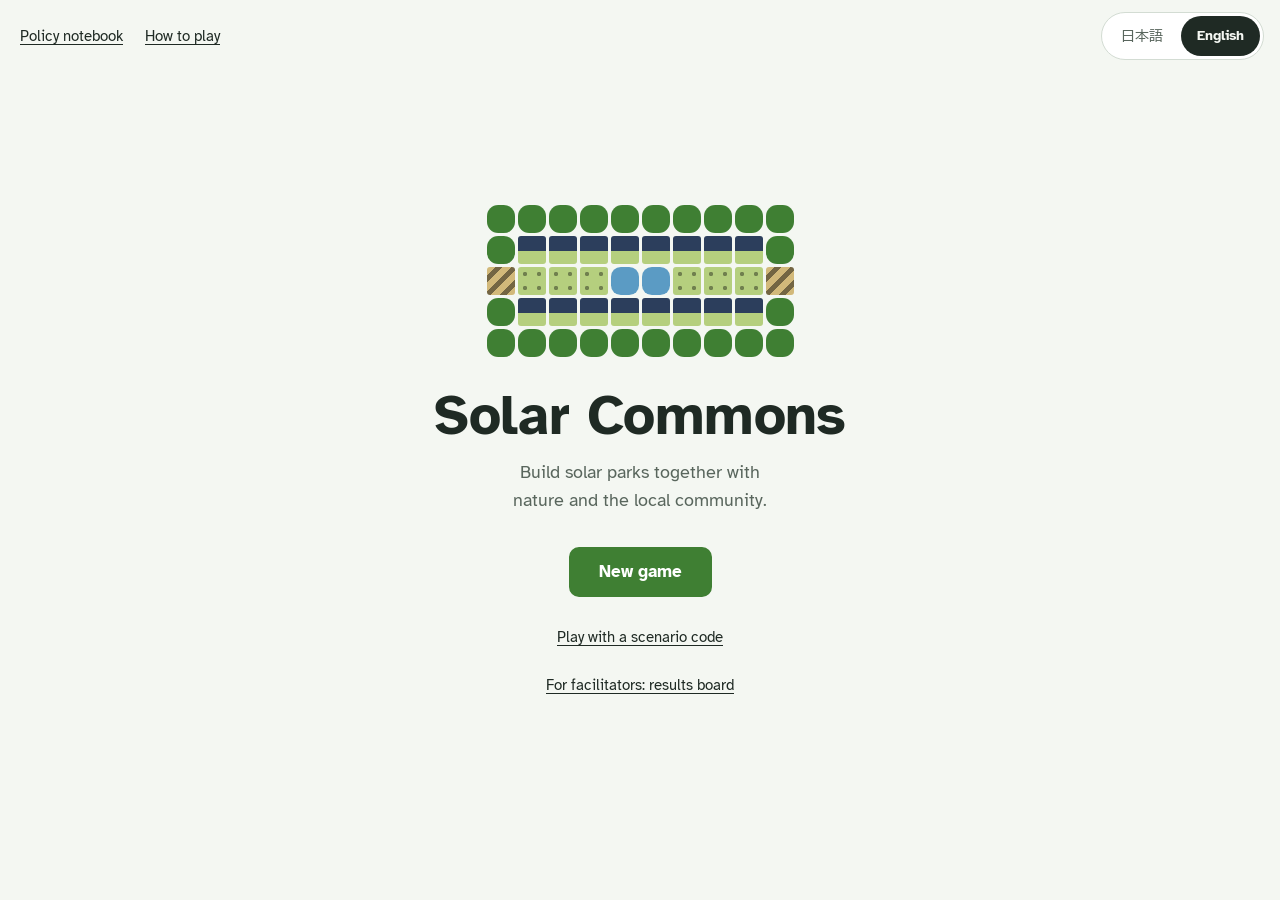
<file: index.html>
<!DOCTYPE html>
<html lang="en">
<head>
<meta charset="utf-8">
<meta name="viewport" content="width=device-width, initial-scale=1, viewport-fit=cover">
<meta name="color-scheme" content="light dark">
<meta name="theme-color" content="#F4F7F2" media="(prefers-color-scheme: light)">
<meta name="theme-color" content="#131916" media="(prefers-color-scheme: dark)">
<!-- The page title is filled in from the language files -->
<title data-i18n="app.pageTitle"></title>
<!-- App icon and app description for installing the game (icons made by tools/make-icons.js) -->
<link rel="icon" href="icons/icon.svg" type="image/svg+xml">
<link rel="apple-touch-icon" href="icons/apple-touch-icon.png">
<link rel="manifest" href="manifest.webmanifest">
<!-- ?v=... makes browsers load fresh copies after an update: change it with every update (see docs/publishing.md) -->
<!-- The fonts are stored in the project (fonts/, made by tools/make-fonts.js) -->
<link rel="stylesheet" href="fonts/fonts.css?v=m13">
<link rel="stylesheet" href="css/style.css?v=m13">
<link rel="stylesheet" href="css/game.css?v=m13">
</head>
<body>
<div class="app">
  <header class="topbar">
    <div class="topbar-left">
      <!-- Only shown during a game -->
      <button type="button" class="btn-link" id="toTitleBtn" data-i18n="game.toTitle" hidden></button>
      <!-- Policy notebook (js/notebook.js); its text and "new" count are filled in by code -->
      <button type="button" class="btn-link" id="notebookBtn" data-nb=""></button>
      <!-- How to play (js/help.js) -->
      <button type="button" class="btn-link" id="helpBtn" data-help="" data-i18n="help.button"></button>
    </div>
    <!-- Language buttons are added by js/main.js, one per language file -->
    <nav class="lang-switch" id="langSwitch" data-i18n-aria-label="lang.switchLabel"></nav>
  </header>

  <main>
    <!-- Start screen -->
    <section class="screen screen-start" id="screen-start">
      <div class="motif" id="motif" aria-hidden="true"></div>
      <h1 class="title" tabindex="-1" data-i18n="app.title"></h1>
      <p class="subtitle" data-i18n="start.subtitle"></p>
      <div class="start-buttons">
        <button type="button" class="btn btn-primary" id="continueBtn" data-i18n="start.continue" hidden></button>
        <!-- Its text is set by js/main.js: "New game", or "Start scenario 2417" for a link with a code -->
        <button type="button" class="btn btn-primary" id="newGameBtn"></button>
      </div>
      <p class="saved-note" id="savedNote" data-i18n="start.savedNote" hidden></p>
      <p class="saved-note" id="outdatedNote" data-i18n="start.outdatedSave" hidden></p>
      <!-- Scenario codes: everyone with the same code gets the same sites and events -->
      <p class="start-code"><button type="button" class="btn-link" id="codeBtn" data-i18n="start.enterCode"></button></p>
      <!-- For workshop facilitators: the results board (results.html) -->
      <p class="start-code start-board"><a class="btn-link" href="results.html" data-i18n="start.boardLink"></a></p>
      <!-- Installing and playing offline (js/offline.js): each part is shown only when it applies -->
      <div class="start-install">
        <button type="button" class="btn btn-small btn-quiet" id="installBtn" data-i18n="start.install" hidden></button>
        <p class="start-note" id="installHint" data-i18n="start.installHint" hidden></p>
        <p class="start-note" id="offlineNote" data-i18n="start.offlineReady" hidden></p>
      </div>
    </section>

    <!-- Game screen: its contents are drawn by js/game-screen.js -->
    <section class="screen screen-game" id="screen-game" hidden>
      <h1 class="visually-hidden" tabindex="-1" data-i18n="game.heading"></h1>
      <div id="gameView"></div>
    </section>

    <!-- End screen: its contents (including the heading) are drawn by js/end-screen.js -->
    <section class="screen screen-end" id="screen-end" hidden>
      <div id="endView"></div>
    </section>
  </main>
</div>

<!-- Pop-up: design panel (js/design-panel.js) -->
<dialog class="dialog dialog-large" id="designDialog" aria-labelledby="designTitle">
  <form method="dialog" class="dialog-frame" novalidate>
    <div class="dialog-head"><h2 id="designTitle" tabindex="-1"></h2></div>
    <div class="dialog-scroll" id="designForm"></div>
    <div class="dialog-foot">
      <dl class="design-summary" id="designSummary"></dl>
      <p class="design-problem" id="designProblem" role="alert"></p>
      <div class="dialog-actions">
        <button type="submit" value="cancel" class="btn" id="designCancel"></button>
        <button type="submit" value="ok" class="btn btn-primary" id="designOk"></button>
      </div>
    </div>
  </form>
</dialog>

<!-- Pop-up: report after each turn -->
<dialog class="dialog" id="reportDialog" aria-labelledby="reportTitle">
  <form method="dialog">
    <h2 id="reportTitle"></h2>
    <div id="reportBody"></div>
    <div class="dialog-actions"><button type="submit" value="ok" class="btn btn-primary" id="reportContinue" autofocus></button></div>
  </form>
</dialog>

<!-- Pop-up: policy notebook (js/notebook.js) -->
<dialog class="dialog dialog-large" id="notebookDialog" aria-labelledby="notebookTitle">
  <form method="dialog" class="dialog-frame">
    <div class="dialog-head"><h2 id="notebookTitle" tabindex="-1"></h2></div>
    <div class="dialog-scroll" id="notebookBody"></div>
    <div class="dialog-foot">
      <div class="dialog-actions"><button type="submit" value="close" class="btn" id="notebookClose"></button></div>
    </div>
  </form>
</dialog>

<!-- Pop-up: yes/no questions -->
<dialog class="dialog" id="confirmDialog" aria-labelledby="confirmTitle">
  <form method="dialog">
    <h2 id="confirmTitle"></h2>
    <p id="confirmText"></p>
    <div class="dialog-actions">
      <button type="submit" value="cancel" class="btn" id="confirmCancel"></button>
      <button type="submit" value="ok" class="btn btn-primary" id="confirmOk"></button>
    </div>
  </form>
</dialog>

<!-- Pop-up: how to play (js/help.js) -->
<dialog class="dialog dialog-large" id="helpDialog" aria-labelledby="helpTitle">
  <form method="dialog" class="dialog-frame">
    <div class="dialog-head"><h2 id="helpTitle" tabindex="-1"></h2></div>
    <div class="dialog-scroll" id="helpBody"></div>
    <div class="dialog-foot help-foot">
      <label class="help-hints"><input type="checkbox" id="helpHints"> <span data-i18n="help.showHints"></span></label>
      <div class="dialog-actions"><button type="submit" value="close" class="btn" data-i18n="common.close"></button></div>
    </div>
  </form>
</dialog>

<!-- Pop-up: start a game with a scenario code (js/main.js) -->
<dialog class="dialog" id="codeDialog" aria-labelledby="codeTitle">
  <form method="dialog" id="codeForm" novalidate>
    <h2 id="codeTitle" data-i18n="code.title"></h2>
    <p data-i18n="code.text"></p>
    <label class="code-field">
      <span data-i18n="code.label"></span>
      <input id="codeInput" type="text" inputmode="numeric" maxlength="4" autocomplete="off" aria-describedby="codeProblem">
    </label>
    <p class="design-problem" id="codeProblem" role="alert"></p>
    <div class="dialog-actions">
      <button type="submit" value="cancel" class="btn" data-i18n="common.cancel"></button>
      <button type="submit" value="ok" class="btn btn-primary" id="codeOk" data-i18n="code.start"></button>
    </div>
  </form>
</dialog>

<!-- Short messages -->
<p class="toast" id="toast" role="status" aria-live="polite"></p>

<!-- Order matters: language system, texts (Japanese first = first in the switch), rules,
     helpers, then the screens, and main.js last -->
<script src="js/i18n.js?v=m13"></script>
<script src="lang/ja.js?v=m13"></script>
<script src="lang/en.js?v=m13"></script>
<script src="js/engine.js?v=m13"></script>
<script src="js/ui.js?v=m13"></script>
<script src="js/save.js?v=m13"></script>
<script src="js/game-screen.js?v=m13"></script>
<script src="js/map-editor.js?v=m13"></script>
<script src="js/design-panel.js?v=m13"></script>
<script src="js/results-code.js?v=m13"></script>
<script src="js/end-screen.js?v=m13"></script>
<script src="js/notebook.js?v=m13"></script>
<script src="js/offline.js?v=m13"></script>
<script src="js/help.js?v=m13"></script>
<script src="js/main.js?v=m13"></script>
</body>
</html>
</file>
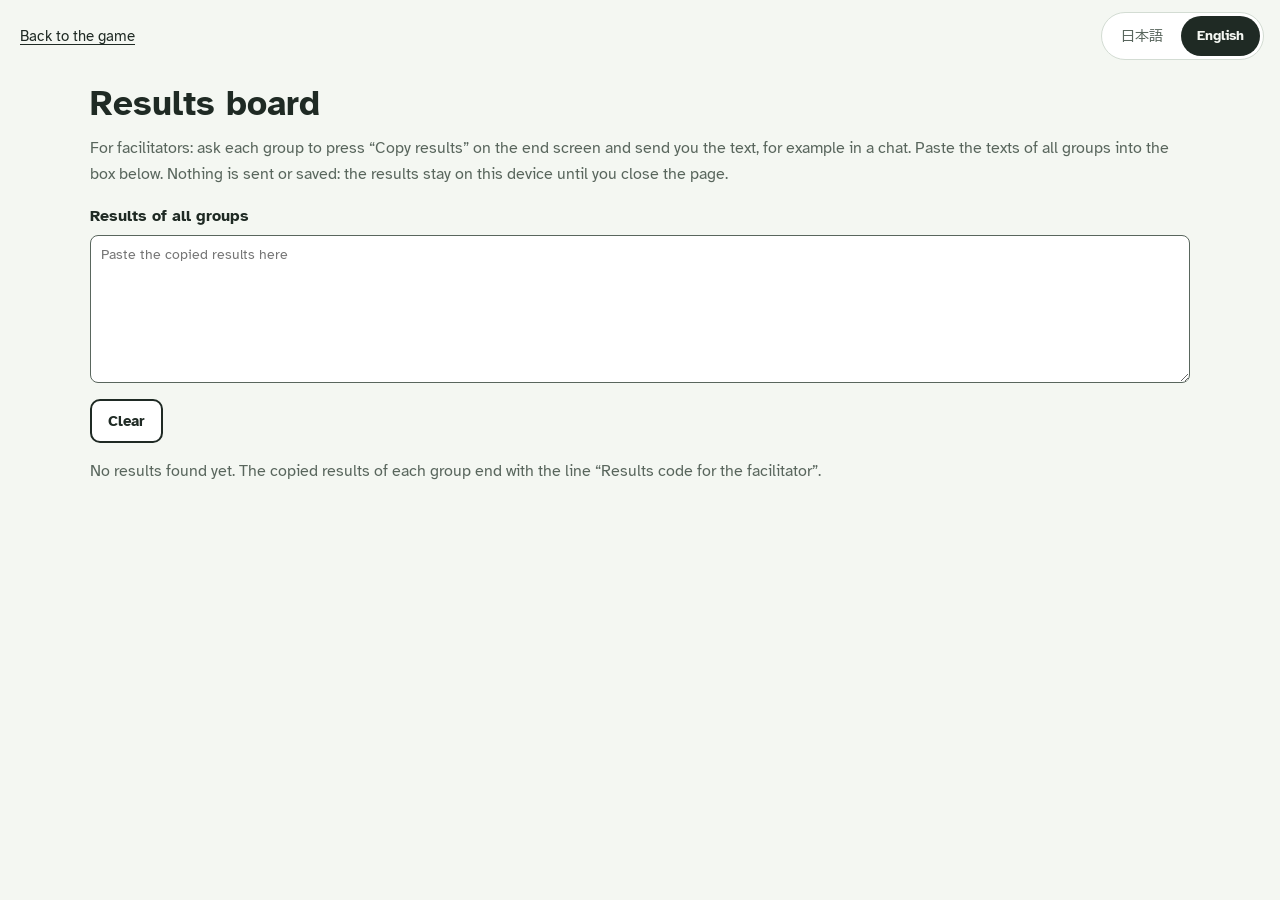
<file: results.html>
<!DOCTYPE html>
<html lang="en">
<head>
<meta charset="utf-8">
<meta name="viewport" content="width=device-width, initial-scale=1, viewport-fit=cover">
<meta name="color-scheme" content="light dark">
<meta name="theme-color" content="#F4F7F2" media="(prefers-color-scheme: light)">
<meta name="theme-color" content="#131916" media="(prefers-color-scheme: dark)">
<!-- Results board for facilitators (Milestone 9): groups' copied results, side by side.
     The page title and all texts are filled in from the language files. -->
<title data-i18n="board.pageTitle"></title>
<link rel="icon" href="icons/icon.svg" type="image/svg+xml">
<link rel="apple-touch-icon" href="icons/apple-touch-icon.png">
<!-- ?v=... as in index.html: change it with every update (see docs/publishing.md) -->
<link rel="stylesheet" href="fonts/fonts.css?v=m13">
<link rel="stylesheet" href="css/style.css?v=m13">
<link rel="stylesheet" href="css/game.css?v=m13">
</head>
<body>
<div class="app">
  <header class="topbar">
    <div class="topbar-left">
      <a class="btn-link" href="./" data-i18n="board.back"></a>
    </div>
    <!-- Language buttons are added by js/results-board.js, one per language file -->
    <nav class="lang-switch" id="langSwitch" data-i18n-aria-label="lang.switchLabel"></nav>
  </header>

  <main>
    <div class="board">
      <h1 class="board-title" data-i18n="board.title"></h1>
      <p class="section-hint" data-i18n="board.intro"></p>
      <label class="board-label" for="boardInput" data-i18n="board.pasteLabel"></label>
      <!-- Nothing typed or pasted here is sent anywhere or saved -->
      <textarea class="board-input" id="boardInput" rows="6" spellcheck="false" autocomplete="off"></textarea>
      <div class="board-actions">
        <button type="button" class="btn btn-small" id="boardClear" data-i18n="board.clear"></button>
      </div>
      <!-- The results: filled in by js/results-board.js -->
      <div id="boardOut" aria-live="polite"></div>
    </div>
  </main>
</div>

<script src="js/i18n.js?v=m13"></script>
<script src="lang/ja.js?v=m13"></script>
<script src="lang/en.js?v=m13"></script>
<script src="js/engine.js?v=m13"></script>
<script src="js/ui.js?v=m13"></script>
<script src="js/results-code.js?v=m13"></script>
<script src="js/results-board.js?v=m13"></script>
</body>
</html>
</file>
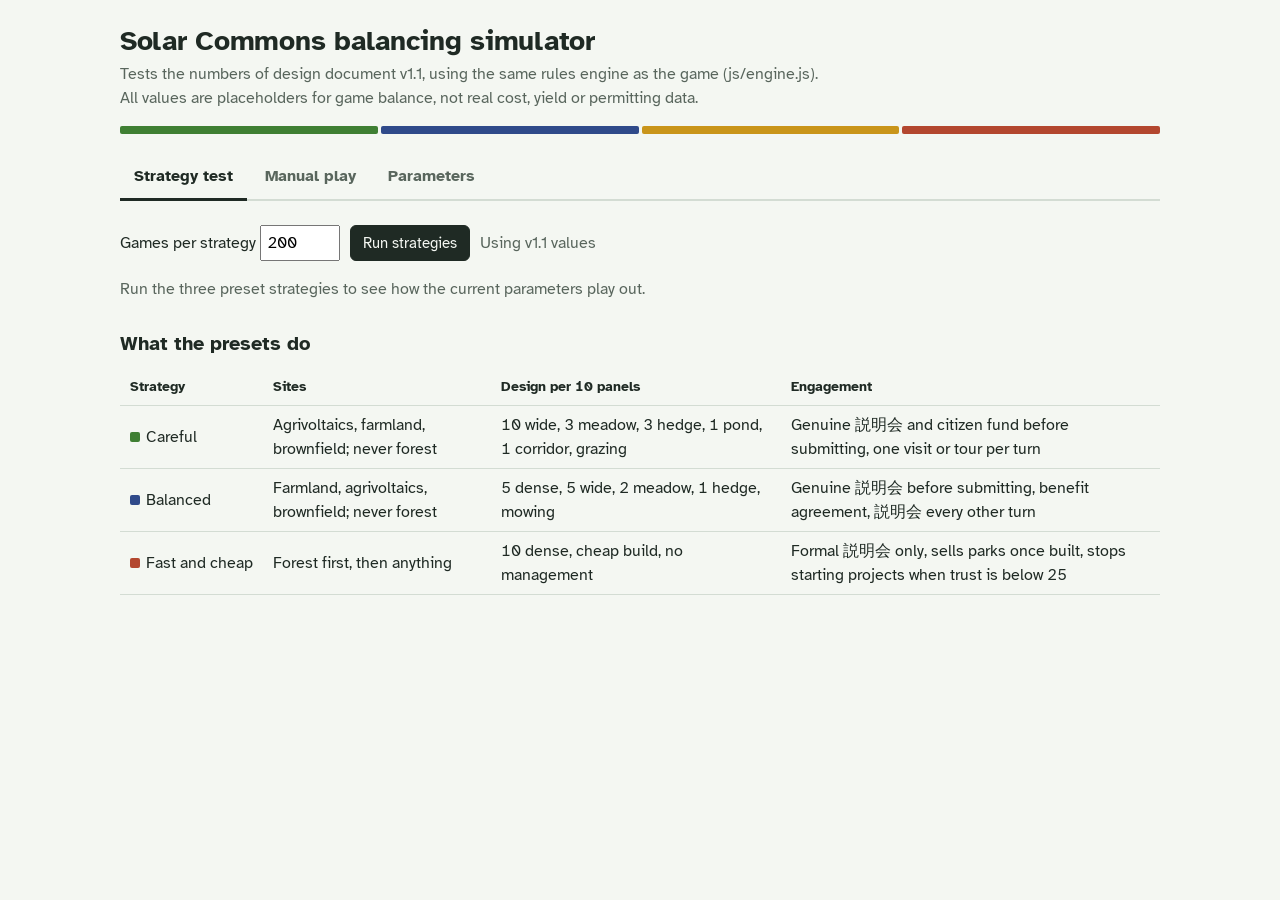
<file: prototype/simulator.html>
<!DOCTYPE html>
<html lang="en">
<head>
<meta charset="utf-8">
<meta name="viewport" content="width=device-width, initial-scale=1, viewport-fit=cover">
<title>Solar Commons balancing simulator</title>
<!-- The fonts are stored in the project (fonts/, made by tools/make-fonts.js) -->
<link rel="stylesheet" href="../fonts/fonts.css?v=m13">
<style>
:root {
  --paper: #F4F7F2; --surface: #FFFFFF; --ink: #1F2A24; --muted: #59665D; --line: #D3DCD3;
  --careful: #3F7F33; --balanced: #2F4A8A; --fast: #B3472F; --pollen: #C9951A;
  --font: "Atkinson Hyperlegible", "Hiragino Sans", "Yu Gothic", system-ui, sans-serif;
  color-scheme: light;
  box-sizing: border-box;
  padding-top: env(safe-area-inset-top, 0px);
  padding-bottom: env(safe-area-inset-bottom, 0px);
}
@media (prefers-color-scheme: dark) {
  :root:not([data-theme="light"]) {
    --paper: #131916; --surface: #1A221E; --ink: #E5ECE6; --muted: #9DAAA1; --line: #2E3A33;
    --careful: #7DBE6D; --balanced: #8FA7EA; --fast: #E58467; --pollen: #E5BE57; color-scheme: dark;
  }
}
:root[data-theme="dark"] {
  --paper: #131916; --surface: #1A221E; --ink: #E5ECE6; --muted: #9DAAA1; --line: #2E3A33;
  --careful: #7DBE6D; --balanced: #8FA7EA; --fast: #E58467; --pollen: #E5BE57; color-scheme: dark;
}
*, *::before, *::after { box-sizing: inherit; }
html { scroll-padding-top: env(safe-area-inset-top, 0px); }
body { margin: 0; background: var(--paper); color: var(--ink); font-family: var(--font); font-size: 16px; line-height: 1.5; }
.wrap { max-width: 1080px; margin: 0 auto; padding: 24px 20px 64px; }
header h1 { font-size: 1.75rem; line-height: 1.2; margin: 0 0 4px; font-weight: 700; letter-spacing: -0.01em; }
header p { margin: 0; color: var(--muted); max-width: 70ch; }
.strip { display: flex; gap: 3px; margin: 16px 0 20px; height: 8px; }
.strip span { flex: 1; border-radius: 2px; }
nav { display: flex; gap: 4px; border-bottom: 2px solid var(--line); margin-bottom: 24px; flex-wrap: wrap; }
nav button { background: none; border: 0; border-bottom: 3px solid transparent; margin-bottom: -2px; padding: 10px 14px; font: inherit; font-weight: 700; color: var(--muted); cursor: pointer; }
nav button[aria-selected="true"] { color: var(--ink); border-bottom-color: var(--ink); }
button.act, .btn { font: inherit; font-size: 0.95rem; border: 1.5px solid var(--ink); background: var(--surface); color: var(--ink); border-radius: 6px; padding: 6px 12px; cursor: pointer; }
button.primary { background: var(--ink); color: var(--paper); }
button:disabled { opacity: 0.4; cursor: not-allowed; }
button:focus-visible, input:focus-visible, select:focus-visible { outline: 3px solid var(--pollen); outline-offset: 2px; }
h2 { font-size: 1.25rem; margin: 28px 0 10px; }
h3 { font-size: 1.05rem; margin: 0 0 6px; }
.muted { color: var(--muted); }
.row { display: flex; gap: 10px; flex-wrap: wrap; align-items: center; }
.scroll { overflow-x: auto; }
table { border-collapse: collapse; width: 100%; font-variant-numeric: tabular-nums; }
th, td { text-align: right; padding: 7px 10px; border-bottom: 1px solid var(--line); white-space: nowrap; }
th:first-child, td:first-child { text-align: left; }
thead th { font-size: 0.9rem; }
.swatch { display: inline-block; width: 10px; height: 10px; border-radius: 2px; margin-right: 6px; vertical-align: 0; }
.charts { display: grid; grid-template-columns: repeat(auto-fit, minmax(300px, 1fr)); gap: 20px; }
.chart { background: var(--surface); border: 1px solid var(--line); border-radius: 8px; padding: 12px; }
.chart svg { width: 100%; height: auto; display: block; }
.gradebar { display: flex; height: 18px; border-radius: 3px; overflow: hidden; min-width: 160px; }
.gradebar span { display: block; height: 100%; font-size: 0.7rem; color: #fff; text-align: center; line-height: 18px; overflow: hidden; }
.checks { list-style: none; padding: 0; margin: 0; }
.checks li { padding: 4px 0; }
.ok { color: var(--careful); font-weight: 700; }
.no { color: var(--fast); font-weight: 700; }
fieldset { border: 1px solid var(--line); border-radius: 8px; margin: 0 0 16px; padding: 12px 14px; background: var(--surface); }
legend { font-weight: 700; padding: 0 6px; }
.pgrid { display: grid; grid-template-columns: repeat(auto-fill, minmax(260px, 1fr)); gap: 6px 18px; }
.pgrid label { display: flex; justify-content: space-between; gap: 10px; align-items: center; font-size: 0.92rem; }
.pgrid input { width: 80px; font: inherit; padding: 3px 6px; border: 1px solid var(--line); border-radius: 4px; background: var(--paper); color: var(--ink); text-align: right; }
.pgrid input.changed { border-color: var(--pollen); border-width: 2px; }
textarea { width: 100%; min-height: 120px; font-family: ui-monospace, monospace; font-size: 0.85rem; background: var(--surface); color: var(--ink); border: 1px solid var(--line); border-radius: 6px; padding: 8px; }
.stats { display: flex; gap: 22px; flex-wrap: wrap; background: var(--surface); border: 1px solid var(--line); border-radius: 8px; padding: 12px 16px; font-variant-numeric: tabular-nums; }
.stats div b { display: block; font-size: 1.35rem; }
.stats div { font-size: 0.85rem; color: var(--muted); }
.stats div b { color: var(--ink); }
.cards { display: grid; grid-template-columns: repeat(auto-fill, minmax(300px, 1fr)); gap: 14px; }
.card { background: var(--surface); border: 1px solid var(--line); border-radius: 8px; padding: 14px; }
.card.st-cancelled, .card.st-sold { opacity: 0.6; }
.tag { display: inline-block; font-size: 0.8rem; border: 1px solid var(--line); border-radius: 4px; padding: 0 6px; margin-left: 6px; }
.res { display: grid; grid-template-columns: 9.5em 1fr 3em; gap: 6px; align-items: center; font-size: 0.85rem; margin: 3px 0; }
.bar { position: relative; height: 10px; background: var(--paper); border-radius: 2px; }
.bar::after { content: ""; position: absolute; left: 50%; top: -2px; bottom: -2px; width: 1px; background: var(--muted); }
.bar i { position: absolute; top: 0; bottom: 0; border-radius: 2px; }
.design { display: grid; grid-template-columns: repeat(auto-fill, minmax(140px, 1fr)); gap: 8px; margin: 10px 0; }
.design label { display: flex; flex-direction: column; font-size: 0.85rem; }
.design input, .design select { font: inherit; padding: 4px 6px; border: 1px solid var(--line); border-radius: 4px; background: var(--paper); color: var(--ink); }
.log { background: var(--surface); border: 1px solid var(--line); border-radius: 8px; padding: 10px 14px; max-height: 320px; overflow-y: auto; font-size: 0.88rem; }
.log p { margin: 3px 0; }
.log b { display: inline-block; min-width: 3.2em; color: var(--muted); font-weight: 400; }
.msg { color: var(--fast); font-weight: 700; min-height: 1.5em; }
[hidden] { display: none !important; }
@media (prefers-reduced-motion: reduce) { * { transition: none !important; } }
</style>
</head>
<body>
<div class="wrap">
<header>
  <h1>Solar Commons balancing simulator</h1>
  <p>Tests the numbers of design document v1.1, using the same rules engine as the game (js/engine.js). All values are placeholders for game balance, not real cost, yield or permitting data.</p>
  <div class="strip" aria-hidden="true"><span style="background:var(--careful)"></span><span style="background:var(--balanced)"></span><span style="background:var(--pollen)"></span><span style="background:var(--fast)"></span></div>
</header>
<nav role="tablist">
  <button role="tab" aria-selected="true" data-tab="test">Strategy test</button>
  <button role="tab" aria-selected="false" data-tab="play">Manual play</button>
  <button role="tab" aria-selected="false" data-tab="params">Parameters</button>
</nav>

<section id="tab-test">
  <div class="row">
    <label>Games per strategy <input id="runs" type="number" value="200" min="20" max="2000" step="20" style="width:80px;font:inherit;padding:4px 6px"></label>
    <button class="act primary" id="runBtn">Run strategies</button>
    <span class="muted" id="paramNote"></span>
  </div>
  <div id="results"><p class="muted">Run the three preset strategies to see how the current parameters play out.</p></div>
  <h2>What the presets do</h2>
  <div class="scroll"><table>
    <thead><tr><th>Strategy</th><th style="text-align:left">Sites</th><th style="text-align:left">Design per 10 panels</th><th style="text-align:left">Engagement</th></tr></thead>
    <tbody>
      <tr><td><span class="swatch" style="background:var(--careful)"></span>Careful</td><td style="text-align:left;white-space:normal">Agrivoltaics, farmland, brownfield; never forest</td><td style="text-align:left;white-space:normal">10 wide, 3 meadow, 3 hedge, 1 pond, 1 corridor, grazing</td><td style="text-align:left;white-space:normal">Genuine 説明会 and citizen fund before submitting, one visit or tour per turn</td></tr>
      <tr><td><span class="swatch" style="background:var(--balanced)"></span>Balanced</td><td style="text-align:left;white-space:normal">Farmland, agrivoltaics, brownfield; never forest</td><td style="text-align:left;white-space:normal">5 dense, 5 wide, 2 meadow, 1 hedge, mowing</td><td style="text-align:left;white-space:normal">Genuine 説明会 before submitting, benefit agreement, 説明会 every other turn</td></tr>
      <tr><td><span class="swatch" style="background:var(--fast)"></span>Fast and cheap</td><td style="text-align:left;white-space:normal">Forest first, then anything</td><td style="text-align:left;white-space:normal">10 dense, cheap build, no management</td><td style="text-align:left;white-space:normal">Formal 説明会 only, sells parks once built, stops starting projects when trust is below 25</td></tr>
    </tbody>
  </table></div>
</section>

<section id="tab-play" hidden>
  <div id="play"></div>
</section>

<section id="tab-params" hidden>
  <div class="row" style="margin-bottom:16px">
    <button class="act" id="resetBtn">Reset to v1.1 values</button>
    <button class="act" id="exportBtn">Export as JSON</button>
    <button class="act" id="importBtn">Import JSON</button>
  </div>
  <p class="muted" style="margin-top:0">Values differing from v1.1 are outlined. Changes are saved in this browser and used by both tabs (manual play picks them up when you start a new game).</p>
  <div id="jsonBox" hidden><textarea id="jsonText" aria-label="Parameters as JSON"></textarea><p class="msg" id="jsonMsg"></p></div>
  <div id="paramForm"></div>
</section>
</div>

<!-- Shared files: language system, English texts and the game rules (same engine as the game) -->
<script src="../js/i18n.js?v=m13"></script>
<script src="../lang/en.js?v=m13"></script>
<script src="../js/engine.js?v=m13"></script>
<script>
// Engine functions used by the simulator (the rules themselves are in js/engine.js)
const {
  defaultParams, RESIDENTS, TILE_KEYS, ACTIONS, calcDesign, newGame, effS, matches, acceptance,
  startProject, doAction, playerCost, submit, sell, endTurn, scoreGame, thinPreview, thinPanels
} = SolarEngine;

// ===== Strategy presets =====
const STRATEGIES = {
  careful: {
    name: 'Careful', pref: ['agri', 'farmland', 'brownfield', 'reservoir'], maxActive: 2, spend: 0.85,
    block: { wide: 10, meadow: 3, hedge: 3, pond: 1, corridor: 1, mgmt: 'grazing', cheap: false }
  },
  balanced: {
    name: 'Balanced', pref: ['farmland', 'agri', 'brownfield', 'reservoir'], maxActive: 2, spend: 0.85,
    block: { dense: 5, wide: 5, meadow: 2, hedge: 1, mgmt: 'mowing', cheap: false }
  },
  fast: {
    name: 'Fast and cheap', pref: ['forest', 'farmland', 'brownfield', 'reservoir', 'agri'], maxActive: 3, spend: 0.9,
    block: { dense: 10, mgmt: 'none', cheap: true }
  }
};

function scaledDesign(block, n) {
  const d = { mgmt: block.mgmt, cheap: block.cheap };
  TILE_KEYS.forEach(k => { d[k] = (block[k] || 0) * n; });
  if (n > 1 && block.hedge) d.hedge = Math.max(block.hedge, Math.round(block.hedge * n * 0.6));
  return d;
}

function strategyTurn(g, key) {
  const S = STRATEGIES[key], P = g.P;
  // fast: sell operating parks
  if (key === 'fast') g.projects.filter(p => p.status === 'operating').forEach(p => sell(g, p));
  // start a new project
  const active = g.projects.filter(p => ['design', 'permitting', 'approved', 'building'].includes(p.status));
  const waiting = active.some(p => p.status === 'approved');
  // even a fast developer stops building in a town that has turned hostile
  const usable = s => key !== 'fast' || g.towns[s.town].T >= 25;
  // sites in a town without a 条例 first (shorter permits there), otherwise in the order offered
  const order = g.sites.map((s, i) => i).filter(i => usable(g.sites[i]))
    .sort((a, b) => g.towns[g.sites[a].town].ordinance - g.towns[g.sites[b].town].ordinance);
  if (active.length < S.maxActive && !waiting && order.length) {
    let idx = -1;
    for (const t of S.pref) { const i = order.find(j => g.sites[j].type === t); if (i !== undefined) { idx = i; break; } }
    if (idx >= 0) {
      const site = g.sites[idx].type;
      const unit = calcDesign(scaledDesign(S.block, 1), site, P);
      const blockTiles = unit.tiles;
      const budget = g.money * S.spend * (key === 'careful' ? 1 / (1 - P.fundShare) : 1);
      let n = Math.floor(budget / unit.cost);
      n = Math.min(n, Math.floor(P.maxTiles / blockTiles));
      if (n >= 1) {
        let d = scaledDesign(S.block, n);
        while (calcDesign(d, site, P).tiles > P.maxTiles && n > 1) { n--; d = scaledDesign(S.block, n); }
        startProject(g, idx, d);
      }
    }
  }
  // engagement
  const proj = g.projects;
  if (key === 'careful') {
    proj.filter(p => p.status === 'design').forEach(p => {
      if (!p.genuineBefore) doAction(g, p, 'genuine');
      if (!p.fund) doAction(g, p, 'fund');
    });
    proj.filter(p => p.status === 'permitting').forEach((p, i) => {
      if (g.ap >= 1) doAction(g, p, (g.turn + i) % 2 ? 'visit' : 'tour');
    });
  } else if (key === 'balanced') {
    proj.filter(p => p.status === 'design').forEach(p => { if (!p.genuineBefore) doAction(g, p, 'genuine'); });
    proj.filter(p => p.status === 'permitting').forEach(p => {
      if (!p.benefit) doAction(g, p, 'benefit');
      else if (g.turn % 2 === 0) doAction(g, p, 'genuine');
    });
  }
  // submit
  proj.filter(p => p.status === 'design').forEach(p => {
    if (p.fundOpen) return;   // a careful player waits for the citizen fund to close
    if (key === 'fast' || p.genuineBefore || p.waitedDesign) submit(g, p);
    else p.waitedDesign = true;
  });
}

function runGame(P, key, seed) {
  const g = newGame(P, seed);
  while (!g.over) { strategyTurn(g, key); endTurn(g); }
  return g;
}

function batch(P, key, runs) {
  const res = { worth: [], money: [], cap: [], capOp: [], T: [], B: [], cancel: [], ord: 0, lost: 0, grades: { S: 0, A: 0, B: 0, C: 0, D: 0 }, score: [], objections: [], moneyCurve: [], trustCurve: [], parks: 0, marketParks: 0, removed: 0, T2: [], ord2: 0, nParks: 0, R: [], fundsClosed: 0, fundsFailed: 0 };
  const turns = P.turns + 1;
  const mSum = new Array(turns).fill(0), tSum = new Array(turns).fill(0);
  for (let i = 0; i < runs; i++) {
    const g = runGame(P, key, 1000 + i * 7919);
    const sc = scoreGame(g);
    res.money.push(g.money); res.cap.push(sc.capBuilt);
    res.worth.push(g.money + g.projects.filter(p => p.status === 'operating').reduce((s, p) => s + playerCost(p, P), 0));
    res.capOp.push(g.projects.filter(p => p.status === 'operating').reduce((s, p) => s + p.calc.cap, 0));
    res.T.push(g.towns[0].T); res.R.push(g.R);
    res.fundsClosed += g.log.filter(l => l.msg.key === 'log.fundClosed').length;
    res.fundsFailed += g.log.filter(l => l.msg.key === 'log.fundFailed').length;
    if (g.towns[1]) { res.T2.push(g.towns[1].T); if (g.towns[1].ordinance) res.ord2++; }
    res.nParks += g.projects.filter(p => p.town === 1 && ['operating', 'sold', 'removed'].includes(p.status)).length;
    const parks = g.projects.filter(p => p.status === 'operating' || p.status === 'sold');
    res.B.push(parks.length ? parks.reduce((s, p) => s + p.B, 0) / parks.length : 0);
    res.parks += parks.length; res.marketParks += parks.filter(p => p.support === 'market').length;
    res.removed += g.projects.filter(p => p.status === 'removed').length;
    res.cancel.push(g.cancellations); res.objections.push(g.objectionsTotal);
    if (g.towns[0].ordinance) res.ord++; if (g.lost) res.lost++;
    res.grades[sc.grade]++; res.score.push(sc.avg);
    for (let t = 0; t < turns; t++) { const h = g.hist[Math.min(t, g.hist.length - 1)]; mSum[t] += h.money; tSum[t] += h.T; }
  }
  res.moneyCurve = mSum.map(v => v / runs); res.trustCurve = tSum.map(v => v / runs);
  return res;
}

// node export
if (typeof module !== 'undefined') module.exports = { batch, runGame, STRATEGIES };
</script>
<script>
const COLORS = { careful: 'var(--careful)', balanced: 'var(--balanced)', fast: 'var(--fast)' };
const GRADE_COL = { S: '#2E6B24', A: '#4C8A3F', B: '#C9951A', C: '#C2643F', D: '#8E2F1E' };
const $ = id => document.getElementById(id);
const fmt = (v, d = 1) => (Math.round(v * 10 ** d) / 10 ** d).toFixed(d);
const avg = a => a.length ? a.reduce((x, y) => x + y, 0) / a.length : 0;
const esc = s => String(s).replace(/[&<>"]/g, c => ({ '&': '&amp;', '<': '&lt;', '>': '&gt;', '"': '&quot;' })[c]);
const siteName = type => t('site.' + type);

// ---------- params ----------
// Parameters tab: group, key, label, input step. The default values come from js/engine.js.
const PARAM_FORM = [
  ['Game', 'turns', 'Turns per scenario', 1],
  ['Game', 'startMoney', 'Start money', 5],
  ['Game', 'apPerTurn', 'Action points per turn', 1],
  ['Game', 'startTrust', 'Start trust', 5],
  ['Game', 'startRep', 'Start reputation', 5],
  ['Game', 'neighbourTurn', 'Neighbouring town joins in turn', 1],
  ['Game', 'neighbourSites', 'Sites in the neighbouring town per turn (max. 4)', 1],
  ['Game', 'maxTiles', 'Tiles per site', 10],
  ['Game', 'capTarget', 'Capacity target for grade above D', 1],
  ['Game', 'eventChance', 'Event chance per turn', 0.05],

  ['Tiles', 'denseCost', 'Dense panel cost', 0.5],
  ['Tiles', 'denseCap', 'Dense panel capacity', 0.1],
  ['Tiles', 'wideCost', 'Wide panel cost', 0.5],
  ['Tiles', 'wideCap', 'Wide panel capacity', 0.1],
  ['Tiles', 'wideB', 'Wide panel B points', 1],
  ['Tiles', 'meadowCost', 'Meadow cost', 0.5],
  ['Tiles', 'meadowB', 'Meadow B points', 1],
  ['Tiles', 'hedgeCost', 'Hedge cost', 0.5],
  ['Tiles', 'hedgeB', 'Hedge B points', 1],
  ['Tiles', 'pondCost', 'Pond cost', 0.5],
  ['Tiles', 'pondB', 'Pond B points', 1],
  ['Tiles', 'corridorCost', 'Corridor cost', 0.5],
  ['Tiles', 'corridorB', 'Corridor B points', 1],
  ['Tiles', 'diversityBonus', 'B bonus per extra measure type', 1],
  ['Tiles', 'mowingB', 'Extensive mowing B points', 1],
  ['Tiles', 'mowingCost', 'Extensive mowing cost per turn', 0.5],
  ['Tiles', 'grazingB', 'Grazing B points', 1],
  ['Tiles', 'grazingCost', 'Grazing cost per turn', 0.5],

  ['Sites', 'permit_farmland', 'Base permit turns: farmland', 1],
  ['Sites', 'permit_agri', 'Base permit turns: agrivoltaics', 1],
  ['Sites', 'permit_forest', 'Base permit turns: forest', 1],
  ['Sites', 'permit_brownfield', 'Base permit turns: brownfield', 1],
  ['Sites', 'permit_reservoir', 'Base permit turns: reservoir', 1],
  ['Sites', 'risk_farmland', 'Site risk: farmland', 0.1],
  ['Sites', 'risk_agri', 'Site risk: agrivoltaics', 0.1],
  ['Sites', 'risk_forest', 'Site risk: forest', 0.1],
  ['Sites', 'risk_brownfield', 'Site risk: brownfield', 0.1],
  ['Sites', 'risk_reservoir', 'Site risk: reservoir', 0.1],
  ['Sites', 'farmingFailLimit', 'Agrivoltaics: poor farming reports in a row until removal', 1],
  ['Sites', 'thinCost', 'Agrivoltaics: thinning cost per panel', 0.5],
  ['Sites', 'removalShare', 'Agrivoltaics: removal cost (share of build cost)', 0.05],
  ['Sites', 'removalTrust', 'Agrivoltaics: trust lost on removal', 1],
  ['Sites', 'farmlandExtra', '農地転用 extra turns', 1],
  ['Sites', 'forestExtra', '林地開発許可 extra turns', 1],
  ['Sites', 'forestBMod', 'Forest B start modifier', 5],
  ['Sites', 'drainageCost', 'Forest drainage cost share', 0.05],
  ['Sites', 'promoChance', 'Chance a site is in a promotion zone', 0.05],
  ['Sites', 'promoTurns', 'Promotion zone permit turns saved', 1],
  ['Sites', 'promoRisk', 'Promotion zone risk multiplier', 0.1],
  ['Sites', 'promoA', 'Promotion zone A bonus', 5],

  ['Community', 'genuineGain', 'Genuine 説明会: S gain (all)', 5],
  ['Community', 'visitGain', 'Individual visit: S gain', 5],
  ['Community', 'tourGain', 'Site tour: S gain (nature, elderly)', 5],
  ['Community', 'fundGain', 'Citizen fund: S gain (all)', 5],
  ['Community', 'fundShare', 'Citizen fund: share of the cost, at most', 0.05],
  ['Community', 'fundReturn', 'Citizen fund: investors\' income share (× cost share)', 0.05],
  ['Community', 'fundMin', 'Citizen fund: fails below this cost share', 0.01],
  ['Community', 'fundAFloor', 'Citizen fund: nobody invests at acceptance', 5],
  ['Community', 'fundARange', 'Citizen fund: everyone invests from acceptance (floor +)', 5],
  ['Community', 'fundRFloor', 'Citizen fund: nobody invests at reputation', 5],
  ['Community', 'fundRRange', 'Citizen fund: everyone invests from reputation (floor +)', 5],
  ['Community', 'benefitGain', 'Benefit agreement: S gain (all)', 5],
  ['Community', 'benefitCost', 'Benefit agreement cost per turn', 0.5],
  ['Community', 'silenceDrift', 'Silence during permitting: S loss', 1],
  ['Community', 'matchBonus', 'Design matching S bonus', 5],
  ['Community', 'agriFarmerBonus', 'Agrivoltaics: farmer S bonus', 5],
  ['Community', 'forestPenalty', 'Forest: elderly and nature S penalty', 5],

  ['Permitting', 'objBase', 'Objection base probability', 0.05],
  ['Permitting', 'objDelay', 'Objection delay (turns)', 1],
  ['Permitting', 'objSPenalty', 'Objection S penalty (all)', 1],
  ['Permitting', 'maxObjections', 'Objections until cancellation', 1],
  ['Permitting', 'cancelA', 'Cancellation if A below', 5],
  ['Permitting', 'cancelTrust', 'Trust loss on cancellation', 5],
  ['Permitting', 'permitAThreshold', 'Extra permit time if A below', 5],
  ['Permitting', 'permitAStep', 'One extra turn per A points below', 1],
  ['Permitting', 'earlyBonus', 'Early genuine 説明会 turns saved', 1],
  ['Permitting', 'planningShare', 'Planning cost share (lost on cancel)', 0.05],

  ['Operation', 'buildTurns', 'Construction turns', 1],
  ['Operation', 'revMult', 'Revenue per capacity unit per turn', 0.1],
  ['Operation', 'fipThreshold', 'FIP from capacity', 5],
  ['Operation', 'fipMin', 'FIP revenue factor min', 0.05],
  ['Operation', 'fipMax', 'FIP revenue factor max', 0.05],
  ['Operation', 'supportEndTurn', 'No FIT/FIP for projects submitted from turn', 1],
  ['Operation', 'marketMin', 'Market price factor min (no FIT/FIP)', 0.05],
  ['Operation', 'marketMax', 'Market price factor max (no FIT/FIP)', 0.05],
  ['Operation', 'decomShare', 'Decommissioning reserve share', 0.01],
  ['Operation', 'bGrowth', 'B growth per turn (share of gap)', 0.05],
  ['Operation', 'cheapDiscount', 'Cheap build discount', 0.05],
  ['Operation', 'cheapDamageMult', 'Cheap build damage multiplier', 0.5],
  ['Operation', 'sellMult', 'Sale price (× build cost)', 0.1],
  ['Operation', 'sellTrustPenalty', 'Trust loss 2 turns after sale', 1],

  ['Trust', 'warningSpread', 'Trust lost in the other town per warning', 1],
  ['Trust', 'repWarning', 'Reputation lost per own warning', 1],
  ['Trust', 'repSell', 'Reputation lost per park sold', 1],
  ['Trust', 'strikeLimit', 'Strikes until 条例', 1],
  ['Trust', 'trustOrdinance', '条例 if trust below', 5],
  ['Trust', 'ordinanceTurns', '条例 extra permit turns', 1],
  ['Trust', 'ordinanceA', '条例: 自治会 consent needs A ≥', 5],
  ['Trust', 'rivalTrust', 'Rival bad project: trust loss', 5],
  ['Trust', 'loseTrust', 'Game lost if trust below', 5],

  ['Events', 'typhoonDamage', 'Typhoon / heavy rain damage', 1],
  ['Events', 'hedgesProtect', 'Hedges needed for typhoon protection', 1],
  ['Events', 'landslideDamage', 'Landslide damage (forest)', 1],
  ['Events', 'landslideTrust', 'Landslide trust loss (cheap build)', 5],
  ['Events', 'curtail', 'Curtailment revenue factor', 0.05],
  ['Events', 'policyLow', 'Policy change: low factor', 0.05],
  ['Events', 'policyHigh', 'Policy change: high factor', 0.05],
  ['Events', 'mediaShift', 'Local media: S shift', 5],
  ['Events', 'rareB', 'Rare species needs B ≥', 5],
  ['Events', 'rareR', 'Rare species: reputation gain', 5],

  ['Scoring', 'gradeS', 'Grade S from score', 1],
  ['Scoring', 'gradeA', 'Grade A from score', 1],
  ['Scoring', 'gradeB', 'Grade B from score', 1],
  ['Scoring', 'gradeC', 'Grade C from score', 1],
];

let P = defaultParams();
try { const s = localStorage.getItem('sc-params'); if (s) Object.assign(P, JSON.parse(s)); } catch (e) {}
function saveParams() { try { localStorage.setItem('sc-params', JSON.stringify(P)); } catch (e) {} updateNote(); }
function changedCount() { const d = defaultParams(); return Object.keys(d).filter(k => d[k] !== P[k]).length; }
function updateNote() { const n = changedCount(); $('paramNote').textContent = n ? `${n} parameter${n > 1 ? 's' : ''} changed from v1.1` : 'Using v1.1 values'; }

function renderParams() {
  const d = defaultParams(), groups = {};
  PARAM_FORM.forEach(x => { (groups[x[0]] = groups[x[0]] || []).push(x); });
  $('paramForm').innerHTML = Object.entries(groups).map(([g, list]) => `<fieldset><legend>${esc(g)}</legend><div class="pgrid">` +
    list.map(x => `<label>${esc(x[2])}<input type="number" step="${x[3]}" data-k="${x[1]}" value="${P[x[1]]}" class="${P[x[1]] !== d[x[1]] ? 'changed' : ''}" title="v1.1: ${d[x[1]]}"></label>`).join('') +
    '</div></fieldset>').join('');
  $('paramForm').querySelectorAll('input').forEach(inp => inp.addEventListener('change', () => {
    const v = parseFloat(inp.value); if (isNaN(v)) { inp.value = P[inp.dataset.k]; return; }
    P[inp.dataset.k] = v; inp.classList.toggle('changed', v !== d[inp.dataset.k]); saveParams();
  }));
}
$('resetBtn').onclick = () => { P = defaultParams(); saveParams(); renderParams(); };
$('exportBtn').onclick = () => { $('jsonBox').hidden = false; $('jsonText').value = JSON.stringify(P, null, 1); $('jsonMsg').textContent = 'Copy this text to save or share the parameter set.'; };
$('importBtn').onclick = () => {
  if ($('jsonBox').hidden) { $('jsonBox').hidden = false; $('jsonText').value = ''; $('jsonMsg').textContent = 'Paste a parameter set, then select Import JSON again.'; return; }
  try { const o = JSON.parse($('jsonText').value); P = Object.assign(defaultParams(), o); saveParams(); renderParams(); $('jsonMsg').textContent = 'Imported.'; }
  catch (e) { $('jsonMsg').textContent = 'This is not valid JSON. Check that the full text was pasted.'; }
};

// ---------- tabs ----------
document.querySelectorAll('nav button').forEach(b => b.onclick = () => {
  document.querySelectorAll('nav button').forEach(x => x.setAttribute('aria-selected', x === b));
  ['test', 'play', 'params'].forEach(t => { $('tab-' + t).hidden = t !== b.dataset.tab; });
});

// ---------- charts ----------
function lineChart(title, series, yMinForce) {
  const W = 560, H = 250, L = 44, R = 12, T = 30, B = 30;
  const all = series.flatMap(s => s.values);
  let lo = Math.min(...all, yMinForce ?? Infinity), hi = Math.max(...all);
  if (yMinForce !== undefined) lo = Math.min(lo, yMinForce);
  if (hi === lo) hi = lo + 1;
  const pad = (hi - lo) * 0.08; lo -= lo === 0 ? 0 : pad; hi += pad;
  const n = series[0].values.length;
  const x = i => L + (W - L - R) * i / (n - 1), y = v => T + (H - T - B) * (1 - (v - lo) / (hi - lo));
  let g = '';
  for (let k = 0; k <= 4; k++) {
    const v = lo + (hi - lo) * k / 4, yy = y(v);
    g += `<line x1="${L}" x2="${W - R}" y1="${yy}" y2="${yy}" stroke="var(--line)"/><text x="${L - 6}" y="${yy + 4}" text-anchor="end" font-size="11" fill="var(--muted)">${Math.round(v)}</text>`;
  }
  for (let i = 0; i < n; i += 5) g += `<text x="${x(i)}" y="${H - 10}" text-anchor="middle" font-size="11" fill="var(--muted)">${i}</text>`;
  if (lo < 0 && hi > 0) g += `<line x1="${L}" x2="${W - R}" y1="${y(0)}" y2="${y(0)}" stroke="var(--muted)" stroke-dasharray="3 3"/>`;
  const lines = series.map(s => `<polyline fill="none" stroke="${s.color}" stroke-width="2.5" stroke-linejoin="round" points="${s.values.map((v, i) => x(i) + ',' + y(v)).join(' ')}"/>`).join('');
  return `<div class="chart"><svg viewBox="0 0 ${W} ${H}" role="img" aria-label="${esc(title)}"><text x="${L}" y="16" font-size="13" font-weight="700" fill="var(--ink)">${esc(title)}</text><text x="${W - R}" y="16" text-anchor="end" font-size="11" fill="var(--muted)">turn →</text>${g}${lines}</svg></div>`;
}

// ---------- strategy test ----------
function runAll() {
  const runs = Math.max(20, Math.min(2000, parseInt($('runs').value) || 200));
  const R = {};
  ['careful', 'balanced', 'fast'].forEach(k => { R[k] = batch(P, k, runs); });
  const keys = Object.keys(R);
  const rowsDef = [
    ['Final money', r => fmt(avg(r.money))],
    ['Net worth (money + own share of operating parks)', r => fmt(avg(r.worth))],
    ['Money at turn 10', r => fmt(r.moneyCurve[Math.min(10, r.moneyCurve.length - 1)])],
    ['Capacity built', r => fmt(avg(r.cap))],
    ['Capacity still operating', r => fmt(avg(r.capOp))],
    ['Final trust (home town)', r => fmt(avg(r.T))],
    ['Final reputation', r => fmt(avg(r.R))],
    ['Citizen funds raised per game (failed)', r => `${fmt(r.fundsClosed / runs, 2)} (${fmt(r.fundsFailed / runs, 2)})`],
    ['Final trust (neighbouring town)', r => (r.T2.length ? fmt(avg(r.T2)) : '–')],
    ['Average biodiversity of parks', r => fmt(avg(r.B))],
    ['Cancellations per game', r => fmt(avg(r.cancel), 2)],
    ['Objections per game', r => fmt(avg(r.objections), 2)],
    ['Games with 条例 enacted (home town)', r => fmt(100 * r.ord / runs, 0) + '%'],
    ['Games with 条例 in the neighbouring town', r => fmt(100 * r.ord2 / runs, 0) + '%'],
    ['Parks built in the neighbouring town per game', r => fmt(r.nParks / runs, 2)],
    ['Games lost', r => fmt(100 * r.lost / runs, 0) + '%'],
    ['Average park score (0 to 14)', r => fmt(avg(r.score))],
    ['Built parks selling at market prices (no FIT/FIP)', r => fmt(r.parks ? 100 * r.marketParks / r.parks : 0, 0) + '%'],
    ['Agrivoltaics parks removed per game', r => fmt(r.removed / runs, 2)],
  ];
  const head = `<tr><th>Average over ${runs} games</th>${keys.map(k => `<th><span class="swatch" style="background:${COLORS[k]}"></span>${STRATEGIES[k].name}</th>`).join('')}</tr>`;
  const body = rowsDef.map(([l, f]) => `<tr><td>${l}</td>${keys.map(k => `<td>${f(R[k])}</td>`).join('')}</tr>`).join('') +
    `<tr><td>Grade distribution</td>${keys.map(k => `<td><div class="gradebar" title="${Object.entries(R[k].grades).map(([g, c]) => g + ': ' + c).join(', ')}">${Object.entries(R[k].grades).filter(([, c]) => c).map(([g, c]) => `<span style="width:${100 * c / runs}%;background:${GRADE_COL[g]}">${c / runs > 0.08 ? g : ''}</span>`).join('')}</div></td>`).join('')}</tr>`;
  const m10 = k => R[k].moneyCurve[Math.min(10, R[k].moneyCurve.length - 1)];
  const sc = k => avg(R[k].score);
  const checks = [
    ['Fast and cheap leads on money at turn 10', m10('fast') > m10('careful') && m10('fast') > m10('balanced')],
    ['Fast and cheap ends with the most cash', avg(R.fast.money) > avg(R.careful.money) && avg(R.fast.money) > avg(R.balanced.money)],
    ['Careful gets the best score', sc('careful') > sc('balanced') && sc('balanced') > sc('fast')],
    ['Balanced lies between careful and fast on score', sc('balanced') < sc('careful') && sc('balanced') > sc('fast')],
    ['Fast and cheap triggers a 条例 in most games', R.fast.ord / runs > 0.5],
    ['Careful and balanced rarely lose (under 10%)', R.careful.lost / runs < 0.1 && R.balanced.lost / runs < 0.1],
    ['Fast and cheap is not a guaranteed loss (under 80%)', R.fast.lost / runs < 0.8],
    ['Capacity target is a real hurdle (careful builds under 3× target)', avg(R.careful.cap) < 3 * P.capTarget],
  ];
  $('results').innerHTML =
    `<h2>Results</h2><div class="scroll"><table><thead>${head}</thead><tbody>${body}</tbody></table></div>` +
    `<h2>Intended outcomes</h2><ul class="checks">${checks.map(([t, ok]) => `<li><span class="${ok ? 'ok' : 'no'}">${ok ? '✓' : '✗'}</span> ${t}</li>`).join('')}</ul>` +
    `<h2>Over time</h2><div class="charts">` +
    lineChart('Average money', keys.map(k => ({ color: COLORS[k], values: R[k].moneyCurve }))) +
    lineChart('Average trust', keys.map(k => ({ color: COLORS[k], values: R[k].trustCurve })), 0) + `</div>`;
}
$('runBtn').onclick = () => { $('runBtn').disabled = true; $('runBtn').textContent = 'Running…'; setTimeout(() => { try { runAll(); } finally { $('runBtn').disabled = false; $('runBtn').textContent = 'Run strategies'; } }, 30); };

// ---------- manual play ----------
let G = null, planIdx = null, msg = '';
const draft = { dense: 0, wide: 10, meadow: 3, hedge: 3, pond: 1, corridor: 1, mgmt: 'grazing', cheap: false };
const STATUS = { design: 'Design', permitting: 'Permitting', approved: 'Approved, waiting for funds', building: 'Construction', operating: 'Operating', sold: 'Sold', removed: 'Removed (farming permit revoked)', cancelled: 'Cancelled' };
function newManual() { G = newGame({ ...P }, Date.now() % 1e9); planIdx = null; msg = ''; renderPlay(); }
function resBars(p) {
  const e = effS(p, G.P), m = matches(p, G.P);
  return RESIDENTS.map((n, i) => {
    const v = e[i], w = Math.abs(v) / 2, left = v >= 0 ? 50 : 50 - w;
    return `<div class="res"><span>${esc(t('resident.' + n))}${m[i] ? ' ✓' : ''}</span><span class="bar"><i style="left:${left}%;width:${w}%;background:${v >= 0 ? 'var(--careful)' : 'var(--fast)'}"></i></span><span style="text-align:right">${Math.round(v)}</span></div>`;
  }).join('');
}
function projCard(p) {
  const A = acceptance(p, G.P);
  const canEngage = ['design', 'permitting', 'approved'].includes(p.status) && !G.over;
  let info = '';
  if (p.status === 'permitting') info = `${p.permitLeft} turn(s) left, objections ${p.objections}/${G.P.maxObjections}`;
  if (p.status === 'building') info = `${p.buildLeft} turn(s) left`;
  if (p.status === 'approved') info = `needs ${fmt(playerCost(p, G.P) - p.planningPaid)} money`;
  if (p.status === 'operating') info = `B ${fmt(p.B, 0)} of target ${fmt(p.calc.bTarget, 0)}` +
    (p.site === 'agri' && p.lastReport ? `, last farming report ${p.lastReport === 'ok' ? 'good' : 'poor'}` : '');
  const d = p.design;
  const designTxt = TILE_KEYS.filter(k => d[k]).map(k => `${d[k]} ${k}`).join(', ') + `, ${d.mgmt}${d.cheap ? ', cheap build' : ''}`;
  const btns = canEngage ? Object.entries(ACTIONS).map(([k, a]) => `<button class="act" data-a="${k}" data-p="${p.id}" ${G.ap < a.ap || (k === 'fund' && (p.fund || p.fundOpen)) || (k === 'benefit' && p.benefit) ? 'disabled' : ''}>${esc(t('action.' + k))} (${a.ap})</button>`).join('') : '';
  return `<div class="card st-${p.status}"><h3>Project ${p.id}: ${esc(siteName(p.site))}${p.town ? '<span class="tag">neighbouring town</span>' : ''}${p.promo ? '<span class="tag">promotion zone</span>' : ''}</h3>
    <p class="muted" style="margin:0 0 6px">${STATUS[p.status]}${info ? ', ' + info : ''}. Capacity ${fmt(p.calc.cap)}, cost ${fmt(p.calc.cost)}${p.fund ? `, citizen fund ${fmt(100 * p.fundShare, 0)}%` : p.fundOpen ? ', citizen fund subscription open' : ''}${p.benefit ? ', benefit agreement' : ''}.</p>
    <p class="muted" style="margin:0 0 8px;font-size:0.85rem">${esc(designTxt)}</p>
    ${['cancelled', 'sold', 'removed'].includes(p.status) ? '' : `<p style="margin:0 0 4px"><b>Acceptance ${fmt(A, 0)}</b></p>${resBars(p)}`}
    <div class="row" style="margin-top:10px">${btns}
    ${p.status === 'design' && !G.over ? `<button class="act primary" data-sub="${p.id}">Hold formal 説明会 and submit</button>` : ''}
    ${p.status === 'operating' && !G.over ? `<button class="act" data-sell="${p.id}">Sell park</button>` : ''}
    ${thinPreview(G, p) && !G.over ? `<button class="act" data-thin="${p.id}">Thin out panels (${thinPreview(G, p).tiles} panels, cost ${fmt(thinPreview(G, p).cost)})</button>` : ''}</div></div>`;
}
function designForm() {
  const site = G.sites[planIdx]; if (!site) return '';
  const c = calcDesign(draft, site.type, G.P);
  const inputs = TILE_KEYS.map(k => `<label>${k} tiles<input type="number" min="0" max="${G.P.maxTiles}" value="${draft[k]}" data-d="${k}"></label>`).join('');
  return `<div class="card" style="margin-top:14px"><h3>Plan on ${esc(siteName(site.type))}</h3><div class="design">${inputs}
    <label>Management<select data-d="mgmt">${['none', 'mowing', 'grazing'].map(m => `<option ${draft.mgmt === m ? 'selected' : ''}>${m}</option>`).join('')}</select></label>
    <label>Cheap build<select data-d="cheap"><option value="0" ${!draft.cheap ? 'selected' : ''}>no</option><option value="1" ${draft.cheap ? 'selected' : ''}>yes</option></select></label></div>
    <p class="muted" style="margin:0 0 8px">Tiles ${c.tiles}/${G.P.maxTiles}, capacity ${fmt(c.cap)}, cost ${fmt(c.cost)}, biodiversity target ${fmt(c.bTarget, 0)}, running cost ${fmt(c.mgmtCost)}/turn.</p>
    <div class="row"><button class="act primary" id="startProj">Start project</button><button class="act" id="cancelPlan">Close</button></div></div>`;
}
function endScreen() {
  const s = scoreGame(G);
  const cats = [['site', 'Site'], ['natAct', 'Nature, actions'], ['natRes', 'Nature, results'], ['safety', 'Safety and landscape'], ['community', 'Community process'], ['benefit', 'Local benefit'], ['longterm', 'Long-term']];
  const sym = v => v === 2 ? '○' : v === 1 ? '△' : '×';
  const tbl = s.parks.length ? `<div class="scroll"><table><thead><tr><th>Park</th>${cats.map(c => `<th>${c[1]}</th>`).join('')}<th>Total</th></tr></thead><tbody>${s.parks.map(x => `<tr><td>Project ${x.p.id}</td>${cats.map(c => `<td>${sym(x.s[c[0]])}</td>`).join('')}<td>${x.s.total}</td></tr>`).join('')}</tbody></table></div>` : '';
  return `<div class="card" style="margin-top:14px;border-width:2px;border-color:${GRADE_COL[s.grade]}"><h3>Scenario finished: grade ${s.grade}</h3><p style="margin:0 0 8px">Average park score ${fmt(s.avg)}, capacity built ${fmt(s.capBuilt)} (target ${G.P.capTarget}). ${s.note ? esc(t(s.note)) : ''}</p>${tbl}<div class="row" style="margin-top:10px"><button class="act primary" id="newGame2">New game</button></div></div>`;
}
function renderPlay() {
  if (!G) { $('play').innerHTML = `<p>Play the scenario yourself, turn by turn, with the current parameters.</p><button class="act primary" id="newGame">Start game</button>`; $('newGame').onclick = newManual; return; }
  const active = G.projects.filter(p => !['cancelled', 'sold', 'removed'].includes(p.status));
  $('play').innerHTML = `
    <div class="stats">
      <div><b>${Math.min(G.turn, G.P.turns)} / ${G.P.turns}</b>turn</div>
      <div><b>${fmt(G.money)}</b>money</div>
      <div><b>${G.ap}</b>action points</div>
      <div><b>${G.towns.map(tw => fmt(tw.T, 0)).join(' / ')}</b>trust${G.towns.length > 1 ? ' (home / neighbour)' : ''}</div>
      <div><b>${fmt(G.R, 0)}</b>reputation</div>
      <div><b>${G.towns.map(tw => tw.strikes).join(' / ')}</b>strikes</div>
      <div><b>${G.towns.map(tw => (tw.ordinance ? 'yes' : 'no')).join(' / ')}</b>条例</div>
    </div>
    ${G.over ? endScreen() : ''}
    <p class="msg" aria-live="polite">${esc(msg)}</p>
    ${G.over ? '' : `<h2 style="margin-top:4px">Available sites</h2><div class="cards">${G.sites.map((s, i) => `<div class="card"><h3>${esc(siteName(s.type))}${s.town ? '<span class="tag">neighbouring town</span>' : ''}${s.promo ? '<span class="tag">promotion zone</span>' : ''}</h3><p class="muted" style="margin:0 0 8px">Base permit ${G.P['permit_' + s.type]} turns${G.towns[s.town].ordinance ? ' (+' + G.P.ordinanceTurns + ' 条例)' : ''}, site risk ${G.P['risk_' + s.type]}</p><button class="act" data-plan="${i}">Plan a park here</button></div>`).join('')}</div>${planIdx !== null ? designForm() : ''}
    <div class="row" style="margin:18px 0"><button class="act primary" id="endTurn">End turn</button><button class="act" id="restart">Restart</button></div>`}
    <h2>Projects</h2>${G.projects.length ? `<div class="cards">${[...active, ...G.projects.filter(p => !active.includes(p))].map(projCard).join('')}</div>` : '<p class="muted">No projects yet. Plan a park on one of the available sites.</p>'}
    <h2>Log</h2><div class="log">${G.log.slice().reverse().map(l => `<p><b>T${l.turn}</b>${esc(t(l.msg))}</p>`).join('') || '<p class="muted">Nothing has happened yet.</p>'}</div>`;
  const q = s => $('play').querySelectorAll(s);
  q('[data-plan]').forEach(b => b.onclick = () => { planIdx = +b.dataset.plan; msg = ''; renderPlay(); });
  q('[data-d]').forEach(el => el.onchange = () => {
    const k = el.dataset.d; draft[k] = k === 'mgmt' ? el.value : k === 'cheap' ? el.value === '1' : Math.max(0, parseInt(el.value) || 0); renderPlay();
  });
  q('[data-a]').forEach(b => b.onclick = () => { const r = doAction(G, G.projects.find(p => p.id === +b.dataset.p), b.dataset.a); msg = r.ok ? '' : t(r.msg); renderPlay(); });
  q('[data-sub]').forEach(b => b.onclick = () => { const r = submit(G, G.projects.find(p => p.id === +b.dataset.sub)); msg = r.ok ? '' : t(r.msg); renderPlay(); });
  q('[data-sell]').forEach(b => b.onclick = () => { const r = sell(G, G.projects.find(p => p.id === +b.dataset.sell)); msg = r.ok ? '' : t(r.msg); renderPlay(); });
  q('[data-thin]').forEach(b => b.onclick = () => { const r = thinPanels(G, G.projects.find(p => p.id === +b.dataset.thin)); msg = r.ok ? '' : t(r.msg); renderPlay(); });
  const st = $('startProj'); if (st) st.onclick = () => { const r = startProject(G, planIdx, { ...draft }); msg = r.ok ? '' : t(r.msg); if (r.ok) planIdx = null; renderPlay(); };
  const cp = $('cancelPlan'); if (cp) cp.onclick = () => { planIdx = null; renderPlay(); };
  const et = $('endTurn'); if (et) et.onclick = () => { endTurn(G); planIdx = null; msg = ''; renderPlay(); };
  const rs = $('restart'); if (rs) rs.onclick = newManual;
  const ng = $('newGame2'); if (ng) ng.onclick = newManual;
}

renderParams(); updateNote(); renderPlay();
</script>
</body>
</html>
</file>
<file: fonts/fonts.css>
/* Fonts of Solar Commons, kept in the project so the game works offline and doesn't contact Google.
   Made by tools/make-fonts.js from Google Fonts, with only the characters the game uses (characters.json).
   Don't edit this file by hand: run  node tools/make-fonts.js  again after adding text with new characters.
   Licence: SIL Open Font License 1.1, see the OFL-*.txt files in this folder. */

@font-face {
  font-family: "Atkinson Hyperlegible";
  font-style: normal;
  font-weight: 400;
  font-display: swap;
  src: url("atkinson-hyperlegible-400.woff2") format("woff2");
  unicode-range: U+20-7E, U+A0-FF, U+2010-2027, U+2190-2193, U+2212, U+2265, U+24D8, U+25B3, U+25CB, U+25CF, U+2713, U+2717;
}

@font-face {
  font-family: "Atkinson Hyperlegible";
  font-style: normal;
  font-weight: 700;
  font-display: swap;
  src: url("atkinson-hyperlegible-700.woff2") format("woff2");
  unicode-range: U+20-7E, U+A0-FF, U+2010-2027, U+2190-2193, U+2212, U+2265, U+24D8, U+25B3, U+25CB, U+25CF, U+2713, U+2717;
}

@font-face {
  font-family: "BIZ UDPGothic";
  font-style: normal;
  font-weight: 400;
  font-display: swap;
  src: url("biz-udpgothic-400-1.woff2") format("woff2");
  unicode-range: U+20-7E, U+A0-FF, U+2010-2027, U+2190-2193, U+2212, U+2265, U+24D8, U+25B3, U+25CB, U+25CF, U+2713, U+2717, U+3000-303F, U+3041-3096, U+309B-309E, U+30A1-30FE, U+4E00, U+4E0A-4E0B, U+4E0D, U+4E16, U+4E21, U+4E2D, U+4E3B, U+4E5D, U+4E86, U+4E8B, U+4EBA, U+4ECA, U+4ED5-4ED6, U+4ED8, U+4EE3, U+4EE5, U+4EF6, U+4EFB, U+4F01, U+4F1A, U+4F1D, U+4F4D-4F4F, U+4F53, U+4F55, U+4F5C, U+4F7F, U+4F8B, U+4F9B, U+4FA1, U+4FC2-4FC3, U+4FDD;
}

@font-face {
  font-family: "BIZ UDPGothic";
  font-style: normal;
  font-weight: 700;
  font-display: swap;
  src: url("biz-udpgothic-700-1.woff2") format("woff2");
  unicode-range: U+20-7E, U+A0-FF, U+2010-2027, U+2190-2193, U+2212, U+2265, U+24D8, U+25B3, U+25CB, U+25CF, U+2713, U+2717, U+3000-303F, U+3041-3096, U+309B-309E, U+30A1-30FE, U+4E00, U+4E0A-4E0B, U+4E0D, U+4E16, U+4E21, U+4E2D, U+4E3B, U+4E5D, U+4E86, U+4E8B, U+4EBA, U+4ECA, U+4ED5-4ED6, U+4ED8, U+4EE3, U+4EE5, U+4EF6, U+4EFB, U+4F01, U+4F1A, U+4F1D, U+4F4D-4F4F, U+4F53, U+4F55, U+4F5C, U+4F7F, U+4F8B, U+4F9B, U+4FA1, U+4FC2-4FC3, U+4FDD;
}

@font-face {
  font-family: "BIZ UDPGothic";
  font-style: normal;
  font-weight: 400;
  font-display: swap;
  src: url("biz-udpgothic-400-2.woff2") format("woff2");
  unicode-range: U+4FE1, U+500B, U+5019, U+5024, U+5074, U+5099, U+50CD, U+512A, U+5143, U+5148-5149, U+5165, U+5168, U+516C, U+5171, U+5185, U+518D, U+51FA, U+5206-5208, U+5217, U+521D, U+5224-5225, U+5229, U+5236, U+523B, U+5247, U+524D, U+5264, U+5272, U+5275, U+529B, U+52A0, U+52B4, U+52B9, U+52D5, U+52D9, U+52DF, U+5316, U+533A, U+533F, U+5341, U+534A, U+5354, U+5358, U+5370, U+5374, U+539F, U+53BB, U+53CD-53CE, U+53D6-53D7, U+53E4, U+53EF-53F0, U+53F3, U+53F7, U+5404, U+5408, U+540C-540D, U+5411, U+5426, U+542B, U+544A, U+5468, U+547D, U+548C, U+54B2, U+54E1, U+554F, U+5584, U+55B6, U+56DB, U+56DE, U+56E3, U+56F3, U+56FA, U+571F, U+5728, U+5730, U+5747, U+578B, U+57A3, U+57CB, U+57DF, U+57F9-57FA, U+5831, U+5834, U+5857, U+5883, U+5897, U+58F2, U+5909, U+5916, U+591A, U+5927, U+592A, U+5931, U+5948, U+5951, U+5968, U+597D, U+59CB, U+59D4, U+5B50, U+5B57-5B58, U+5B66, U+5B88-5B89, U+5B8C, U+5B9A, U+5B9F, U+5BB3, U+5BB6, U+5BB9, U+5BC6, U+5BFE, U+5C02, U+5C0E-5C0F, U+5C11, U+5C4A-5C4B, U+5C71, U+5D29, U+5D50, U+5DDE, U+5DE5-5DE6, U+5DEE, U+5E02, U+5E0C, U+5E2F, U+5E38, U+5E73-5E74, U+5E83, U+5E9C, U+5EA6, U+5EC3, U+5EF6, U+5EFA, U+5F0F, U+5F15, U+5F37, U+5F62, U+5F71, U+5F79, U+5F85, U+5F8B-5F8C, U+5F93, U+5F97, U+5FA1, U+5FA9, U+5FC3, U+5FC5, U+601D, U+6020, U+6027, U+60C5, U+610F, U+614B, U+616E, U+6210, U+6226, U+623B, U+6240, U+624B, U+6255, U+6271, U+627F, U+6291, U+629E, U+62BC, U+62DB, U+6301, U+6307, U+6311, U+6392, U+63A1, U+63A5, U+63A8, U+63AA, U+63CF, U+63F4, U+64A4, U+64CD, U+652F, U+6539, U+653E-653F, U+6570, U+6574, U+6577, U+6587, U+659C, U+65AD, U+65B0, U+65B9, U+65BD, U+65E5, U+65E9, U+6606, U+660E, U+6642, U+666F, U+6696, U+66F4, U+66F8, U+66FF-6700, U+6708-6709, U+671B, U+671F, U+6728, U+672A-672C, U+6751, U+6761, U+6765, U+6797, U+679A, U+679C, U+67A0, U+67F1, U+67FB, U+6839, U+683C-683D, U+6841, U+68A8, U+68C4, U+68EE, U+690D, U+691C, U+696D, U+69D8, U+6A19, U+6A21, U+6A5F, U+6B04, U+6B20-6B21, U+6B62, U+6B8B, U+6BB5, U+6BCE, U+6BD4, U+6C11, U+6C17, U+6C34, U+6C42, U+6C60, U+6C7A, U+6CBB, U+6CD5, U+6CE2, U+6CE8, U+6D3B, U+6D41, U+6D6E, U+6D77, U+6D88, U+6DF1, U+6E08, U+6E1B, U+6E29, U+6E80, U+6E96, U+6F01, U+707D, U+70AD, U+70B9, U+7136, U+7267, U+7269, U+7279, U+72B6, U+72EC, U+732E, U+7387, U+73FE, U+7403, U+7406, U+74B0, U+751F, U+7523, U+7528, U+7531, U+7533, U+753A-753B, U+7551, U+756A, U+7570, U+767A, U+7684, U+76CA, U+76EE, U+7701, U+770C, U+7740, U+77E2, U+77E5, U+77ED, U+7802, U+78BA, U+793A, U+793E, U+7981, U+79C0, U+79FB, U+7A0B, U+7A2E, U+7A3C, U+7A4D, U+7A4F, U+7A6B, U+7A7A, U+7ACB, U+7AE0, U+7AEF, U+7B2C, U+7B49, U+7B56, U+7BA1, U+7C73, U+7C97, U+7CFB, U+7D04, U+7D0D, U+7D20, U+7D42, U+7D44, U+7D4C, U+7D50, U+7D66, U+7D71, U+7D99-7D9A, U+7DB2, U+7DD1, U+7DE0, U+7E01, U+7F6E, U+7F8A, U+7FA9, U+8005, U+8015, U+80B2, U+80CC, U+8131, U+81EA, U+826F, U+82B1, U+82E6, U+8349, U+866B, U+884C, U+8868, U+88AB, U+88DC, U+8907, U+8981, U+8986, U+898B, U+898F, U+89A7, U+89B3, U+8A00, U+8A08, U+8A0E, U+8A18, U+8A2A, U+8A2D, U+8A31, U+8A55, U+8A71, U+8A8D, U+8A9E, U+8AAC-8AAD, U+8AB0, U+8ABF, U+8ACB, U+8B66, U+8B77, U+8C46, U+8C61, U+8C6A, U+8CA2;
}

@font-face {
  font-family: "BIZ UDPGothic";
  font-style: normal;
  font-weight: 700;
  font-display: swap;
  src: url("biz-udpgothic-700-2.woff2") format("woff2");
  unicode-range: U+4FE1, U+500B, U+5019, U+5024, U+5074, U+5099, U+50CD, U+512A, U+5143, U+5148-5149, U+5165, U+5168, U+516C, U+5171, U+5185, U+518D, U+51FA, U+5206-5208, U+5217, U+521D, U+5224-5225, U+5229, U+5236, U+523B, U+5247, U+524D, U+5264, U+5272, U+5275, U+529B, U+52A0, U+52B4, U+52B9, U+52D5, U+52D9, U+52DF, U+5316, U+533A, U+533F, U+5341, U+534A, U+5354, U+5358, U+5370, U+5374, U+539F, U+53BB, U+53CD-53CE, U+53D6-53D7, U+53E4, U+53EF-53F0, U+53F3, U+53F7, U+5404, U+5408, U+540C-540D, U+5411, U+5426, U+542B, U+544A, U+5468, U+547D, U+548C, U+54B2, U+54E1, U+554F, U+5584, U+55B6, U+56DB, U+56DE, U+56E3, U+56F3, U+56FA, U+571F, U+5728, U+5730, U+5747, U+578B, U+57A3, U+57CB, U+57DF, U+57F9-57FA, U+5831, U+5834, U+5857, U+5883, U+5897, U+58F2, U+5909, U+5916, U+591A, U+5927, U+592A, U+5931, U+5948, U+5951, U+5968, U+597D, U+59CB, U+59D4, U+5B50, U+5B57-5B58, U+5B66, U+5B88-5B89, U+5B8C, U+5B9A, U+5B9F, U+5BB3, U+5BB6, U+5BB9, U+5BC6, U+5BFE, U+5C02, U+5C0E-5C0F, U+5C11, U+5C4A-5C4B, U+5C71, U+5D29, U+5D50, U+5DDE, U+5DE5-5DE6, U+5DEE, U+5E02, U+5E0C, U+5E2F, U+5E38, U+5E73-5E74, U+5E83, U+5E9C, U+5EA6, U+5EC3, U+5EF6, U+5EFA, U+5F0F, U+5F15, U+5F37, U+5F62, U+5F71, U+5F79, U+5F85, U+5F8B-5F8C, U+5F93, U+5F97, U+5FA1, U+5FA9, U+5FC3, U+5FC5, U+601D, U+6020, U+6027, U+60C5, U+610F, U+614B, U+616E, U+6210, U+6226, U+623B, U+6240, U+624B, U+6255, U+6271, U+627F, U+6291, U+629E, U+62BC, U+62DB, U+6301, U+6307, U+6311, U+6392, U+63A1, U+63A5, U+63A8, U+63AA, U+63CF, U+63F4, U+64A4, U+64CD, U+652F, U+6539, U+653E-653F, U+6570, U+6574, U+6577, U+6587, U+659C, U+65AD, U+65B0, U+65B9, U+65BD, U+65E5, U+65E9, U+6606, U+660E, U+6642, U+666F, U+6696, U+66F4, U+66F8, U+66FF-6700, U+6708-6709, U+671B, U+671F, U+6728, U+672A-672C, U+6751, U+6761, U+6765, U+6797, U+679A, U+679C, U+67A0, U+67F1, U+67FB, U+6839, U+683C-683D, U+6841, U+68A8, U+68C4, U+68EE, U+690D, U+691C, U+696D, U+69D8, U+6A19, U+6A21, U+6A5F, U+6B04, U+6B20-6B21, U+6B62, U+6B8B, U+6BB5, U+6BCE, U+6BD4, U+6C11, U+6C17, U+6C34, U+6C42, U+6C60, U+6C7A, U+6CBB, U+6CD5, U+6CE2, U+6CE8, U+6D3B, U+6D41, U+6D6E, U+6D77, U+6D88, U+6DF1, U+6E08, U+6E1B, U+6E29, U+6E80, U+6E96, U+6F01, U+707D, U+70AD, U+70B9, U+7136, U+7267, U+7269, U+7279, U+72B6, U+72EC, U+732E, U+7387, U+73FE, U+7403, U+7406, U+74B0, U+751F, U+7523, U+7528, U+7531, U+7533, U+753A-753B, U+7551, U+756A, U+7570, U+767A, U+7684, U+76CA, U+76EE, U+7701, U+770C, U+7740, U+77E2, U+77E5, U+77ED, U+7802, U+78BA, U+793A, U+793E, U+7981, U+79C0, U+79FB, U+7A0B, U+7A2E, U+7A3C, U+7A4D, U+7A4F, U+7A6B, U+7A7A, U+7ACB, U+7AE0, U+7AEF, U+7B2C, U+7B49, U+7B56, U+7BA1, U+7C73, U+7C97, U+7CFB, U+7D04, U+7D0D, U+7D20, U+7D42, U+7D44, U+7D4C, U+7D50, U+7D66, U+7D71, U+7D99-7D9A, U+7DB2, U+7DD1, U+7DE0, U+7E01, U+7F6E, U+7F8A, U+7FA9, U+8005, U+8015, U+80B2, U+80CC, U+8131, U+81EA, U+826F, U+82B1, U+82E6, U+8349, U+866B, U+884C, U+8868, U+88AB, U+88DC, U+8907, U+8981, U+8986, U+898B, U+898F, U+89A7, U+89B3, U+8A00, U+8A08, U+8A0E, U+8A18, U+8A2A, U+8A2D, U+8A31, U+8A55, U+8A71, U+8A8D, U+8A9E, U+8AAC-8AAD, U+8AB0, U+8ABF, U+8ACB, U+8B66, U+8B77, U+8C46, U+8C61, U+8C6A, U+8CA2;
}

@font-face {
  font-family: "BIZ UDPGothic";
  font-style: normal;
  font-weight: 400;
  font-display: swap;
  src: url("biz-udpgothic-400-3.woff2") format("woff2");
  unicode-range: U+8CAC, U+8CB7, U+8CBB-8CBC, U+8CC7, U+8CDB, U+8CEA, U+8D77, U+8D85, U+8DB3, U+8DE1, U+8EE2, U+8FB2, U+8FBA, U+8FBC, U+8FD1, U+8FFD, U+9001, U+901A, U+9023, U+9031-9032, U+9045, U+904A-904B, U+9053-9055, U+9069, U+906E, U+9078, U+9084, U+90E8, U+90FD, U+914D, U+91CD, U+91CF, U+91D1, U+9332, U+9577, U+9580, U+9589, U+958B, U+9593, U+95A2, U+9632, U+964D, U+9650, U+9664, U+9678, U+967D, U+968E, U+9694, U+969B, U+96A0, U+96A3, U+96C6, U+96E3, U+96E8, U+96FB, U+9700, U+975E, U+9762, U+97FF, U+9805-9806, U+983C, U+984C-984D, U+9858, U+985E, U+98A8, U+98DF, U+99D2, U+9AD8, U+9CE5, U+9EA6, U+9F62, U+FF01-FF5E;
}

@font-face {
  font-family: "BIZ UDPGothic";
  font-style: normal;
  font-weight: 700;
  font-display: swap;
  src: url("biz-udpgothic-700-3.woff2") format("woff2");
  unicode-range: U+8CAC, U+8CB7, U+8CBB-8CBC, U+8CC7, U+8CDB, U+8CEA, U+8D77, U+8D85, U+8DB3, U+8DE1, U+8EE2, U+8FB2, U+8FBA, U+8FBC, U+8FD1, U+8FFD, U+9001, U+901A, U+9023, U+9031-9032, U+9045, U+904A-904B, U+9053-9055, U+9069, U+906E, U+9078, U+9084, U+90E8, U+90FD, U+914D, U+91CD, U+91CF, U+91D1, U+9332, U+9577, U+9580, U+9589, U+958B, U+9593, U+95A2, U+9632, U+964D, U+9650, U+9664, U+9678, U+967D, U+968E, U+9694, U+969B, U+96A0, U+96A3, U+96C6, U+96E3, U+96E8, U+96FB, U+9700, U+975E, U+9762, U+97FF, U+9805-9806, U+983C, U+984C-984D, U+9858, U+985E, U+98A8, U+98DF, U+99D2, U+9AD8, U+9CE5, U+9EA6, U+9F62, U+FF01-FF5E;
}
</file>
<file: css/style.css>
/* Solar Commons: colours, fonts, page frame, buttons and pop-ups.
   Colours are defined once as tokens (the --names below) and reused everywhere.
   Dark mode uses the same tokens with darker values.
   The game screen has its own file: css/game.css. */

:root {
  --paper: #F4F7F2;      /* page background */
  --surface: #FFFFFF;    /* cards and buttons */
  --ink: #1F2A24;        /* main text */
  --muted: #59665D;      /* secondary text */
  --line: #D3DCD3;       /* borders */
  --accent: #3F7F33;     /* main button */
  --on-accent: #FFFFFF;  /* text on the main button */
  --pollen: #A97A12;     /* keyboard focus ring (contrast at least 3 : 1, see tests/check.js) */

  /* Meaning colours: good news, bad news, caution, information */
  --good: #2E6B24;
  --bad: #A63D27;
  --warn: #8A5F00;
  --info: #2F4A8A;

  /* Map tiles (design document section 5) */
  --tile-panel: #2C3E5C;
  --tile-meadow: #B5CF7E;
  --tile-hedge: #3F7F33;
  --tile-pond: #5B9BC4;
  --tile-corridor: #D2B97A;
  --ground: #EAE5D6;        /* empty land on the map */
  --ground-edge: #DCD3BC;   /* empty land on the outer ring of the map */

  --font-ja: "BIZ UDPGothic", "Hiragino Sans", "Hiragino Kaku Gothic ProN", "Yu Gothic UI", "Meiryo", sans-serif;
  --font: "Atkinson Hyperlegible", var(--font-ja);
  color-scheme: light;
}

@media (prefers-color-scheme: dark) {
  :root:not([data-theme="light"]) {
    --paper: #131916; --surface: #1A221E; --ink: #E5ECE6; --muted: #9DAAA1; --line: #2E3A33;
    --accent: #7DBE6D; --on-accent: #10200C; --pollen: #E5BE57;
    --good: #8CCB7C; --bad: #EE9077; --warn: #E5BE57; --info: #9FB4EE;
    --tile-panel: #31466B; --tile-meadow: #7E9A52; --tile-hedge: #3C6E32; --tile-pond: #3F7DA6; --tile-corridor: #A68E55;
    --ground: #2B2C24; --ground-edge: #36362B;
    color-scheme: dark;
  }
}
:root[data-theme="dark"] {
  --paper: #131916; --surface: #1A221E; --ink: #E5ECE6; --muted: #9DAAA1; --line: #2E3A33;
  --accent: #7DBE6D; --on-accent: #10200C; --pollen: #E5BE57;
  --good: #8CCB7C; --bad: #EE9077; --warn: #E5BE57; --info: #9FB4EE;
  --tile-panel: #31466B; --tile-meadow: #7E9A52; --tile-hedge: #3C6E32; --tile-pond: #3F7DA6; --tile-corridor: #A68E55;
  --ground: #2B2C24; --ground-edge: #36362B;
  color-scheme: dark;
}

/* In Japanese, use the Japanese font for everything, so letters and numbers match the kana,
   and break lines between phrases rather than inside words (in browsers that support it). */
html[lang="ja"] { --font: var(--font-ja); word-break: auto-phrase; }

*, *::before, *::after { box-sizing: border-box; }
html { -webkit-text-size-adjust: 100%; }
body {
  margin: 0;
  background: var(--paper);
  color: var(--ink);
  font-family: var(--font);
  font-size: 1rem;              /* follows the reader's browser text size (16 px by default) */
  line-height: 1.6;
}
[hidden] { display: none !important; }

/* Text only for screen readers */
.visually-hidden {
  position: absolute !important;
  width: 1px; height: 1px;
  margin: -1px; padding: 0;
  overflow: hidden;
  clip: rect(0 0 0 0);
  white-space: nowrap;
  border: 0;
}

/* ----- Page frame ----- */
.app {
  min-height: 100vh;
  min-height: 100dvh;
  display: flex;
  flex-direction: column;
  padding:
    max(12px, env(safe-area-inset-top))
    max(16px, env(safe-area-inset-right))
    max(16px, env(safe-area-inset-bottom))
    max(16px, env(safe-area-inset-left));
}
/* On narrow screens, the links stay together on one line and the language switch moves below them */
.topbar { display: flex; flex-wrap: wrap; justify-content: space-between; align-items: center; gap: 4px 12px; }
.topbar-left { min-height: 40px; display: flex; align-items: center; flex: 1 1 max-content; }
.topbar .lang-switch { margin-left: auto; }
main { flex: 1; display: flex; justify-content: center; }
.screen { width: 100%; }
.screen h1:focus { outline: none; }

/* ----- Language switch ----- */
.lang-switch {
  display: inline-flex;
  gap: 2px;
  padding: 3px;
  background: var(--surface);
  border: 1.5px solid var(--line);
  border-radius: 999px;
}
.lang-switch button {
  font: inherit;
  font-size: 0.9rem;
  min-height: 40px;
  padding: 0 16px;
  border: 0;
  border-radius: 999px;
  background: none;
  color: var(--muted);
  cursor: pointer;
}
.lang-switch button:lang(ja) { font-family: var(--font-ja); }
.lang-switch button[aria-pressed="true"] { background: var(--ink); color: var(--paper); font-weight: 700; }

/* ----- Start screen ----- */
.screen-start {
  max-width: 560px;
  align-self: center;
  text-align: center;
  padding: 16px 0 48px;
}
.motif {
  --tile: clamp(18px, 6.5vw, 28px);
  display: grid;
  grid-template-columns: repeat(10, var(--tile));
  gap: 3px;
  justify-content: center;
  margin: 0 auto 28px;
}
.title {
  font-size: clamp(2.25rem, 10vw, 3.5rem);
  line-height: 1.1;
  font-weight: 700;
  letter-spacing: -0.01em;
  margin: 0 0 12px;
}
html[lang="ja"] .title { letter-spacing: 0.02em; }
.subtitle {
  color: var(--muted);
  font-size: 1.1rem;
  max-width: 26em;
  margin: 0 auto 32px;
  text-wrap: balance;
}
.start-buttons { display: flex; flex-wrap: wrap; justify-content: center; gap: 12px; }
.saved-note { margin: 14px 0 0; font-size: 0.9rem; color: var(--muted); }
#outdatedNote { max-width: 30em; margin-inline: auto; text-wrap: balance; }
.start-code { margin: 18px 0 0; }
.start-code .btn-link { min-height: 44px; }
.start-board { margin-top: 4px; }

/* Pop-up for scenario codes */
.code-field { display: flex; flex-direction: column; gap: 6px; font-weight: 700; }
.code-field input {
  width: 7em;
  font: inherit;
  font-size: 1.5rem;
  letter-spacing: 0.15em;
  text-align: center;
  padding: 8px 10px;
  color: var(--ink);
  background: var(--surface);
  border: 2px solid var(--muted);
  border-radius: 8px;
}
.code-field input:focus-visible { outline: 3px solid var(--pollen); outline-offset: 2px; border-color: var(--ink); }

/* Install button and offline note (js/offline.js) */
.start-install { margin-top: 28px; display: flex; flex-direction: column; align-items: center; gap: 10px; }
.start-install:not(:has(> :not([hidden]))) { display: none; }
.start-note { margin: 0; max-width: 26em; font-size: 0.9rem; color: var(--muted); text-wrap: balance; }

/* ----- Map tiles ----- */
.tile { width: var(--tile); height: var(--tile); border-radius: 3px; }
.tile-dense { background: var(--tile-panel); }
.tile-wide { background: linear-gradient(to bottom, var(--tile-panel) 0 55%, var(--tile-meadow) 55% 100%); }
/* Meadow has dots and the corridor has stripes, so the two can be told apart without colour
   (for colour-blind players, they look almost the same). Hedges and ponds are rounded. */
.tile-meadow {
  background: radial-gradient(circle, color-mix(in srgb, var(--tile-meadow) 62%, #000) 20%, transparent 23%) 0 0 / 50% 50%,
    var(--tile-meadow);
}
.tile-hedge { background: var(--tile-hedge); border-radius: 40%; }
.tile-pond { background: var(--tile-pond); border-radius: 35%; }
.tile-corridor {
  background: repeating-linear-gradient(135deg, var(--tile-corridor) 0 16%, color-mix(in srgb, var(--tile-corridor) 55%, #000) 16% 28%);
}
.tile-empty { background: var(--ground); box-shadow: inset 0 0 0 1px var(--line); }

/* ----- Buttons ----- */
.btn {
  font: inherit;
  font-weight: 700;
  font-size: 1.05rem;
  min-height: 48px;
  padding: 10px 28px;
  border: 2px solid var(--ink);
  border-radius: 10px;
  background: var(--surface);
  color: var(--ink);
  cursor: pointer;
}
.btn-primary { background: var(--accent); border-color: var(--accent); color: var(--on-accent); }
.btn-small { font-size: 0.95rem; min-height: 44px; padding: 8px 16px; }
.btn-quiet { border-color: var(--line); color: var(--muted); font-weight: 400; }
.btn-wide { width: 100%; max-width: 420px; }
.btn-link {
  font: inherit;
  font-size: 0.95rem;
  min-height: 40px;
  padding: 0 4px;
  border: 0;
  background: none;
  color: var(--ink);
  text-decoration: underline;
  text-underline-offset: 3px;
  cursor: pointer;
}
/* A link that looks like the link-buttons (for example "For facilitators: results board") */
a.btn-link { display: inline-flex; align-items: center; }
.btn:hover:not(:disabled) { filter: brightness(1.08); }
button:disabled { opacity: 0.45; cursor: not-allowed; }
button:focus-visible, summary:focus-visible, h3[tabindex]:focus-visible,
a:focus-visible, input:focus-visible, textarea:focus-visible, select:focus-visible { outline: 3px solid var(--pollen); outline-offset: 2px; }

/* ----- Pop-up windows (dialogs) ----- */
.dialog {
  width: min(560px, calc(100vw - 32px));
  max-height: calc(100dvh - 48px);
  padding: 20px;
  border: 1px solid var(--line);
  border-radius: 14px;
  background: var(--surface);
  color: var(--ink);
  box-shadow: 0 12px 40px rgb(0 0 0 / 0.25);
}
.dialog::backdrop { background: rgb(10 20 14 / 0.55); }
.dialog h2 { font-size: 1.3rem; line-height: 1.3; margin: 0 0 12px; }
.dialog p { margin: 0 0 12px; }
.dialog-actions { display: flex; flex-wrap: wrap; justify-content: flex-end; gap: 10px; margin-top: 16px; }
.dialog-actions .btn { font-size: 1rem; min-height: 44px; padding: 8px 20px; }

/* Large pop-up with a fixed head and foot and a scrolling middle (design panel) */
.dialog-large { width: min(760px, calc(100vw - 16px)); max-height: calc(100dvh - 16px); padding: 0; overflow: hidden; }
.dialog-large[open] { display: flex; }
.dialog-frame { display: flex; flex-direction: column; width: 100%; min-height: 0; flex: 1; }
.dialog-head { padding: 16px 20px 8px; border-bottom: 1px solid var(--line); }
.dialog-head h2 { margin: 0; }
.dialog h2:focus { outline: none; }
.dialog-scroll { overflow-y: auto; padding: 12px 20px 20px; flex: 1; min-height: 0; overscroll-behavior: contain; }
.dialog-foot { padding: 10px 20px 14px; border-top: 1px solid var(--line); background: var(--surface); }
.dialog-foot .dialog-actions { margin-top: 8px; }
@media (max-width: 560px) {
  .dialog-head { padding: 12px 14px 6px; }
  .dialog-head h2 { font-size: 1.1rem; }
  .dialog-scroll { padding: 10px 14px 16px; }
  .dialog-foot { padding: 8px 14px 10px; }
}

/* ----- Short messages at the bottom of the screen ----- */
.toast {
  position: fixed;
  left: 50%;
  bottom: calc(88px + env(safe-area-inset-bottom));
  transform: translateX(-50%);
  width: max-content;
  max-width: calc(100vw - 32px);
  margin: 0;
  padding: 10px 16px;
  border-radius: 10px;
  background: var(--ink);
  color: var(--paper);
  z-index: 20;
}
.toast:empty { display: none; }

@media (prefers-reduced-motion: reduce) {
  * { transition: none !important; animation: none !important; }
}
</file>
<file: css/game.css>
/* Solar Commons: the game screen (status bar, sites, projects, log, turn report).
   Colours come from the tokens in css/style.css. */

.screen-game { max-width: 1000px; padding-bottom: 8px; }
.game-section { margin: 28px 0 0; }
.game-section > h2, .log-panel summary h2 { font-size: 1.25rem; line-height: 1.3; margin: 0 0 4px; }
.section-hint { color: var(--muted); margin: 0 0 12px; }
.empty { color: var(--muted); margin: 8px 0; }
.is-good { color: var(--good); }
.is-bad { color: var(--bad); }
.is-warn { color: var(--warn); }

/* ----- Status bar (stays at the top while scrolling) ----- */
.status-bar {
  position: sticky;
  top: 0;
  z-index: 5;
  margin: 8px 0 0;
  padding: 8px 10px;
  background: var(--surface);
  border: 1px solid var(--line);
  border-radius: 12px;
  box-shadow: 0 2px 10px rgb(0 0 0 / 0.06);
}
.status-time { display: flex; justify-content: space-between; gap: 12px; font-size: 0.9rem; color: var(--muted); }
.status-time strong { color: var(--ink); }
.status-stats {
  display: grid;
  grid-template-columns: repeat(4, minmax(0, 1fr));
  gap: 6px;
  margin: 4px 0 0;
}
/* With large text on a narrow screen, the four numbers go into two rows */
.status-bar, .screen-end { container-type: inline-size; }
@container (max-width: 18em) {
  .status-stats { grid-template-columns: repeat(2, minmax(0, 1fr)); }
}
/* With the neighbouring town's trust next to yours, the trust chip needs more room: 2 × 2 chips on narrow screens */
@container (max-width: 44em) {
  .status-stats.has-neighbour { grid-template-columns: repeat(2, minmax(0, 1fr)); }
}
.stat-chip { padding: 3px 6px; border-radius: 8px; background: var(--paper); min-width: 0; }
.stat-chip dt { font-size: 0.7rem; line-height: 1.25; color: var(--muted); }
.stat-chip dd { margin: 0; font-size: 1.05rem; font-weight: 700; font-variant-numeric: tabular-nums; line-height: 1.3; white-space: nowrap; }
.stat-chip.is-bad { background: color-mix(in srgb, var(--bad) 14%, var(--surface)); }
.stat-chip.is-bad dd { color: var(--bad); }
.stat-goal { font-size: 0.75em; font-weight: 400; color: var(--muted); }
.ap-dots { letter-spacing: 1px; font-size: 0.75rem; color: var(--accent); vertical-align: 2px; }
@media (min-width: 561px) {
  .status-bar { padding: 10px 14px; }
  .stat-chip { padding: 4px 10px; }
  .stat-chip dt { font-size: 0.78rem; }
  .stat-chip dd { font-size: 1.25rem; }
}
.status-flags { display: flex; flex-wrap: wrap; gap: 6px; margin-top: 8px; }
.flag { font-size: 0.8rem; padding: 1px 8px; border-radius: 999px; border: 1px solid var(--line); color: var(--muted); }
.flag.is-bad { border-color: var(--bad); color: var(--bad); font-weight: 700; }
.flag.is-warn { border-color: var(--warn); color: var(--warn); }

/* ----- Notices ----- */
.alerts { margin-top: 12px; display: grid; gap: 8px; }
.alert { margin: 0; padding: 10px 14px; border-radius: 10px; border-left: 4px solid; background: var(--surface); }
.alert.is-info { border-color: var(--info); color: var(--ink); }
.alert.is-bad { border-color: var(--bad); color: var(--ink); background: color-mix(in srgb, var(--bad) 10%, var(--surface)); }
.alert.is-warn { border-color: var(--warn); color: var(--ink); background: color-mix(in srgb, var(--warn) 10%, var(--surface)); }

/* ----- Cards ----- */
.card {
  background: var(--surface);
  border: 1px solid var(--line);
  border-radius: 12px;
  padding: 14px 16px;
  min-width: 0;
}
.card-head { display: flex; justify-content: space-between; align-items: flex-start; gap: 8px; }
.card h3 { font-size: 1.05rem; line-height: 1.35; margin: 0; }
.card-text { margin: 6px 0 8px; font-size: 0.95rem; }
.card-note { margin: 0 0 10px; font-size: 0.85rem; color: var(--muted); }
.facts { list-style: none; padding: 0; margin: 0 0 12px; font-size: 0.9rem; color: var(--muted); }
.tag { display: inline-block; font-size: 0.75rem; font-weight: 700; padding: 1px 8px; border-radius: 999px; white-space: nowrap; }
/* The neighbouring town (from turn 9): a heading per town above its sites, and a tag on its projects */
.town-title { margin: 16px 0 8px; font-size: 1rem; }
.town-title:first-of-type { margin-top: 4px; }
.tag.is-town { color: var(--info); border: 1px solid var(--info); }
.tag.is-promo { background: color-mix(in srgb, var(--good) 15%, var(--surface)); color: var(--good); border: 1px solid var(--good); }
/* How a park sells its power: FIT, FIP, or market prices without support (from fiscal year 2027) */
.tag.is-fit, .tag.is-fip { color: var(--ink); border: 1px solid var(--muted); }
.tag.is-market { background: color-mix(in srgb, var(--warn) 15%, var(--surface)); color: var(--warn); border: 1px solid var(--warn); }

.site-grid { display: grid; grid-template-columns: repeat(auto-fill, minmax(260px, 1fr)); gap: 12px; }
.site-card { display: flex; flex-direction: column; }
.site-card .btn { margin-top: auto; align-self: flex-start; }

/* ----- Project cards ----- */
.project-grid { display: grid; grid-template-columns: repeat(auto-fill, minmax(min(100%, 420px), 1fr)); gap: 12px; align-items: start; }
.project-site { display: block; font-weight: 400; font-size: 0.9rem; color: var(--muted); }
/* Facts and status on the left, a small map of the park on the right */
.project-top { display: grid; grid-template-columns: minmax(0, 1fr) auto; gap: 12px; align-items: start; }
.mini-map {
  display: grid;
  grid-template-columns: repeat(var(--n), minmax(0, 1fr));
  gap: 1px;
  width: 84px;
  margin-top: 6px;
  padding: 3px;
  border: 1px solid var(--line);
  border-radius: 6px;
  background: var(--paper);
}
.mini-map span { aspect-ratio: 1; border-radius: 1px; }
.mini-map .tile-empty { box-shadow: none; }
.mini-map .tile-empty.is-edge { background: var(--ground-edge); }
.mini-map .tile-hedge, .mini-map .tile-pond { border-radius: 2px; }
.project-card.is-ended .mini-map { opacity: 0.8; }
/* keep focused elements clear of the sticky status bar and End turn bar */
.screen-game [data-key] { scroll-margin-top: 130px; scroll-margin-bottom: 110px; }
.project-card.is-ended { opacity: 0.7; }
.facts-line { margin: 6px 0 0; font-size: 0.85rem; color: var(--muted); font-variant-numeric: tabular-nums; }
.badge { font-size: 0.8rem; font-weight: 700; padding: 2px 10px; border-radius: 999px; white-space: nowrap; border: 1.5px solid currentColor; }
.badge.is-design { color: var(--info); }
.badge.is-permitting { color: var(--warn); }
.badge.is-approved, .badge.is-building { color: var(--info); }
.badge.is-operating { color: var(--on-accent); background: var(--accent); border-color: var(--accent); }
.badge.is-sold, .badge.is-cancelled, .badge.is-dropped { color: var(--muted); }

.acceptance { display: grid; grid-template-columns: auto 1fr auto; align-items: center; gap: 10px; margin: 12px 0 4px; }
.acceptance-label { font-size: 0.9rem; }
.acceptance-value { font-size: 1.1rem; font-variant-numeric: tabular-nums; min-width: 2ch; text-align: right; }
.meter { position: relative; height: 10px; border-radius: 999px; background: var(--paper); border: 1px solid var(--line); overflow: hidden; }
.meter > span { position: absolute; left: 0; top: 0; bottom: 0; border-radius: 999px; }
.meter.is-good > span { background: var(--good); }
.meter.is-warn > span { background: var(--warn); }
.meter.is-bad > span { background: var(--bad); }

.state { margin: 8px 0 0; }
.state-line { margin: 4px 0 0; font-size: 0.92rem; }
.state-line.is-good::before, .state-line.is-warn::before, .state-line.is-bad::before { content: "● "; font-size: 0.7em; vertical-align: 2px; }

/* Residents */
.residents { margin: 10px 0 0; border-top: 1px solid var(--line); padding-top: 6px; }
.residents summary, .log-panel summary { cursor: pointer; font-weight: 700; min-height: 40px; display: flex; align-items: center; gap: 6px; }
.residents summary::marker, .log-panel summary::marker { content: ""; }
.residents summary::before, .log-panel summary::before { content: "▸"; transition: transform 0.15s; }
.residents[open] summary::before, .log-panel[open] summary::before { transform: rotate(90deg); }
.residents ul { list-style: none; padding: 0; margin: 4px 0 0; display: grid; gap: 8px; }
.resident-top { display: grid; grid-template-columns: minmax(7.5em, auto) 1fr 3ch; align-items: center; gap: 8px; font-size: 0.92rem; }
.wish-mark { color: var(--good); font-weight: 700; }
.support-bar { position: relative; height: 8px; background: var(--paper); border-radius: 2px; }
.support-bar::after { content: ""; position: absolute; left: 50%; top: -3px; bottom: -3px; width: 1px; background: var(--muted); }
.support-bar > span { position: absolute; top: 0; bottom: 0; border-radius: 2px; }
.support-bar .is-pos { background: var(--good); }
.support-bar .is-neg { background: var(--bad); }
.support-value { text-align: right; font-variant-numeric: tabular-nums; font-size: 0.9rem; }
.wish { margin: 0; font-size: 0.8rem; color: var(--muted); }
.wish.is-met { color: var(--good); }

/* Engagement actions */
.talk { margin: 12px 0 0; border-top: 1px solid var(--line); padding-top: 10px; }
.talk h4 { margin: 0 0 8px; font-size: 0.95rem; }
.action-grid { display: grid; grid-template-columns: repeat(auto-fill, minmax(min(100%, 180px), 1fr)); gap: 8px; }
.action-btn {
  font: inherit;
  text-align: left;
  display: grid;
  grid-template-columns: 1fr auto;
  gap: 2px 8px;
  padding: 8px 10px;
  min-height: 44px;
  border: 1.5px solid var(--line);
  border-radius: 10px;
  background: var(--paper);
  color: var(--ink);
  cursor: pointer;
}
.action-btn:hover:not(:disabled) { border-color: var(--accent); }
.action-name { font-weight: 700; font-size: 0.9rem; }
.action-ap { font-size: 0.8rem; font-weight: 700; color: var(--accent); white-space: nowrap; }
.action-info, .action-why { grid-column: 1 / -1; font-size: 0.8rem; color: var(--muted); }
.action-why { color: var(--bad); }
.action-btn:disabled { opacity: 0.6; }

.project-buttons { display: flex; flex-wrap: wrap; gap: 8px; margin-top: 14px; }

/* ----- Game log ----- */
.log-panel { background: var(--surface); border: 1px solid var(--line); border-radius: 12px; padding: 4px 16px; }
.log-panel summary h2 { margin: 0; }
.log-body { padding-bottom: 12px; max-height: 420px; overflow-y: auto; }
.log-turn { font-size: 0.85rem; color: var(--muted); margin: 12px 0 4px; }
.log-list, .report-list { list-style: none; padding: 0; margin: 0; display: grid; gap: 4px; font-size: 0.92rem; }
.log-list li, .report-list li { padding-left: 12px; border-left: 3px solid var(--line); color: var(--ink); }
.log-list li.is-good, .report-list li.is-good { border-color: var(--good); }
.log-list li.is-bad, .report-list li.is-bad { border-color: var(--bad); }
.log-list li.is-event, .report-list li.is-event { border-color: var(--info); }

/* ----- End turn bar (stays at the bottom while scrolling) ----- */
.turn-bar {
  position: sticky;
  bottom: 0;
  z-index: 5;
  display: flex;
  flex-direction: column;
  align-items: center;
  gap: 2px;
  margin: 24px -16px 0;
  padding: 8px 16px max(8px, env(safe-area-inset-bottom));
  background: color-mix(in srgb, var(--paper) 92%, transparent);
  border-top: 1px solid var(--line);
  backdrop-filter: blur(6px);
}
.ap-left { font-size: 0.85rem; color: var(--muted); }
/* Short screens (for example a projector, or a phone held sideways): the End turn bar sits in one
   row and takes less height; the action points are also shown in the status bar. */
@media (max-height: 560px) {
  .turn-bar { flex-direction: row; justify-content: center; gap: 16px; padding-top: 6px; padding-bottom: max(6px, env(safe-area-inset-bottom)); }
  .turn-bar .btn { min-height: 44px; padding-block: 6px; }
}

/* ----- Design panel ----- */
.design-intro { margin: 0 0 8px; color: var(--muted); }
.design-group { border: 0; padding: 0; margin: 14px 0 0; }
.design-group legend { font-weight: 700; font-size: 1.05rem; padding: 0; margin-bottom: 6px; }
/* Palette: choose the tile type to paint with */
.palette { display: grid; grid-template-columns: repeat(7, minmax(0, 1fr)); gap: 4px; }
@media (max-width: 520px) { .palette { grid-template-columns: repeat(4, minmax(0, 1fr)); } }
.palette-btn {
  display: flex;
  flex-direction: column;
  align-items: center;
  gap: 2px;
  min-height: 64px;
  padding: 6px 2px 4px;
  font: inherit;
  font-size: 0.75rem;
  line-height: 1.2;
  text-align: center;
  border: 1.5px solid var(--line);
  border-radius: 10px;
  background: var(--surface);
  color: var(--ink);
  cursor: pointer;
}
.palette-btn .tile { --tile: 22px; flex: none; }
.palette-btn[aria-pressed="true"] { border: 2.5px solid var(--accent); background: color-mix(in srgb, var(--accent) 12%, var(--surface)); font-weight: 700; }
.palette-count { font-variant-numeric: tabular-nums; color: var(--muted); font-weight: 700; }
.brush-info { margin: 8px 0 10px; font-size: 0.85rem; white-space: pre-line; min-height: 3.9em; }
.map-hint { margin: 8px 0 0; font-size: 0.8rem; color: var(--muted); text-align: center; }

/* The site map */
.map-grid {
  display: grid;
  grid-template-columns: repeat(var(--n), minmax(0, 1fr));
  gap: 2px;
  width: min(100%, 440px);
  margin: 0 auto;
  padding: 6px;
  border-radius: 10px;
  background: var(--paper);
  border: 1px solid var(--line);
  touch-action: none;        /* dragging paints instead of scrolling */
  user-select: none;
  -webkit-user-select: none;
}
.map-cell {
  aspect-ratio: 1;
  min-width: 0;
  padding: 0;
  border: 0;
  border-radius: 3px;
  cursor: crosshair;
}
.map-cell.tile-empty.is-edge { background: var(--ground-edge); }
.map-cell.tile-hedge { border-radius: 40%; }   /* the same shapes as everywhere else */
.map-cell.tile-pond { border-radius: 35%; }
.map-cell.is-loose { outline: 2px dashed var(--bad); outline-offset: -3px; }
.map-cell:focus-visible { outline: 3px solid var(--pollen); outline-offset: 0; position: relative; z-index: 1; }
.map-tools { display: flex; flex-wrap: wrap; justify-content: center; gap: 8px; margin-top: 10px; }
.placement { margin-top: 10px; display: grid; gap: 4px; font-size: 0.9rem; }
.placement p { margin: 0; }
.choice { display: flex; gap: 10px; align-items: flex-start; padding: 8px 0; cursor: pointer; }
.choice input { width: 20px; height: 20px; margin: 3px 0 0; accent-color: var(--accent); flex: none; }
.choice span { display: flex; flex-direction: column; }
.choice small { font-size: 0.85rem; color: var(--muted); }
.design-note { margin: 4px 0 0 30px; font-size: 0.85rem; color: var(--warn); }
.design-details { margin-top: 16px; padding: 12px 14px; border-radius: 10px; background: var(--paper); font-size: 0.92rem; }
.design-details p { margin: 0 0 6px; }
.design-details .muted { color: var(--muted); }
.design-details h3 { font-size: 0.95rem; margin: 12px 0 6px; }
.design-wishes { list-style: none; padding: 0; margin: 0; display: grid; gap: 6px; }
.design-wishes li { display: flex; gap: 8px; }
.design-wishes li span:last-child { display: flex; flex-direction: column; }
.design-wishes small { font-size: 0.8rem; color: var(--muted); }
.design-wishes .wish-mark { width: 1em; color: var(--muted); }
.design-wishes .is-met .wish-mark, .design-wishes .is-met small { color: var(--good); }
.design-summary { display: grid; grid-template-columns: repeat(4, minmax(0, 1fr)); gap: 6px; margin: 0; }
.design-summary > div { padding: 3px 8px; border-radius: 8px; background: var(--paper); min-width: 0; }
.design-summary dt { font-size: 0.72rem; line-height: 1.25; color: var(--muted); }
.design-summary dd { margin: 0; font-weight: 700; font-size: 1.1rem; font-variant-numeric: tabular-nums; white-space: nowrap; }
.design-summary .is-bad { background: color-mix(in srgb, var(--bad) 14%, var(--surface)); }
.design-summary .is-bad dd { color: var(--bad); }
.design-summary .is-warn dd { color: var(--warn); }
.design-problem { margin: 6px 0 0; color: var(--bad); font-weight: 700; font-size: 0.9rem; }
.design-problem:empty { display: none; }

/* ----- End screen ----- */
.screen-end { max-width: 1000px; padding: 8px 0 32px; }
.end-title { font-size: clamp(1.8rem, 7vw, 2.4rem); margin: 8px 0 4px; }
.end-code { margin: 0 0 16px; color: var(--muted); font-weight: 700; }
.grade-box {
  display: flex;
  align-items: center;
  gap: 18px;
  padding: 16px 20px;
  border-radius: 14px;
  background: var(--surface);
  border: 2px solid var(--line);
}
.grade-box p { margin: 0; }
.grade-letter { font-size: 3.6rem; font-weight: 700; line-height: 1; min-width: 1.2ch; text-align: center; }
.grade-label { font-size: 1.25rem; font-weight: 700; }
.grade-box.is-S, .grade-box.is-A { border-color: var(--good); }
.grade-box.is-S .grade-letter, .grade-box.is-A .grade-letter { color: var(--good); }
.grade-box.is-B .grade-letter, .grade-box.is-C .grade-letter { color: var(--warn); }
.grade-box.is-D { border-color: var(--bad); }
.grade-box.is-D .grade-letter { color: var(--bad); }
.screen-end .alert { margin: 12px 0 0; }
.end-stats { margin-top: 12px; }
.score-total { font-weight: 700; white-space: nowrap; font-variant-numeric: tabular-nums; }
.score-list { list-style: none; padding: 0; margin: 10px 0 0; display: grid; gap: 6px; }
.score-list li { display: grid; grid-template-columns: 1.6em 1fr; gap: 6px; align-items: start; }
.score-list li > span:last-child { display: flex; flex-direction: column; }
.score-list small { font-size: 0.82rem; color: var(--muted); }
.score-mark { font-weight: 700; font-size: 1.1rem; line-height: 1.4; text-align: center; }
.score-list .is-2 .score-mark { color: var(--good); }
.score-list .is-1 .score-mark { color: var(--warn); }
.score-list .is-0 .score-mark { color: var(--bad); }
.end-scale { margin-top: 16px; }
.end-buttons { display: flex; flex-wrap: wrap; gap: 12px; margin-top: 20px; }

/* ----- Policy notebook ----- */
.info-btn {
  display: inline-flex;
  align-items: center;
  justify-content: center;
  width: 24px;
  height: 24px;
  margin: 0 2px;
  padding: 0;
  vertical-align: middle;
  font: italic 700 0.8rem/1 Georgia, "Times New Roman", serif;
  border: 1.5px solid var(--info);
  border-radius: 50%;
  background: var(--surface);
  color: var(--info);
  cursor: pointer;
}
.info-btn:hover { background: color-mix(in srgb, var(--info) 12%, var(--surface)); }
.nb-badge {
  display: inline-block;
  min-width: 1.5em;
  padding: 0 6px;
  border-radius: 999px;
  background: var(--accent);
  color: var(--on-accent);
  font-size: 0.8rem;
  font-weight: 700;
  text-align: center;
  text-decoration: none;
}
.topbar-left { gap: 2px 14px; flex-wrap: wrap; }
.topbar-left .btn-link { white-space: nowrap; }
.nb-intro { margin: 0 0 6px; color: var(--muted); font-size: 0.9rem; }
.nb-count { margin: 0 0 10px; font-weight: 700; }
.nb-list { display: grid; gap: 6px; }
.nb-entry { border: 1px solid var(--line); border-radius: 10px; padding: 2px 14px; background: var(--surface); }
.nb-entry[open] { padding-bottom: 12px; }
.nb-entry summary { display: flex; align-items: center; gap: 8px; min-height: 44px; cursor: pointer; font-weight: 700; list-style: none; }
.nb-entry summary::-webkit-details-marker { display: none; }
.nb-entry summary::before { content: "▸"; transition: transform 0.15s; }
.nb-entry[open] summary::before { transform: rotate(90deg); }
.nb-entry summary:focus-visible { outline: 3px solid var(--pollen); outline-offset: 2px; }
.nb-name { flex: 1; }
.nb-entry h4 { margin: 8px 0 2px; font-size: 0.85rem; color: var(--muted); }
.nb-entry p { margin: 0; font-size: 0.95rem; }
.nb-source { margin-top: 8px !important; font-size: 0.85rem !important; }
.nb-source a { color: var(--info); }
.nb-entry.is-locked { background: var(--paper); }
.nb-entry.is-locked .nb-name { color: var(--muted); }
.nb-lock { font-size: 0.8rem; font-weight: 400; color: var(--muted); }
.nb-unlock { color: var(--muted); padding-bottom: 10px; }
.tag.is-new { background: var(--accent); color: var(--on-accent); }
.report-notebook { margin-top: 12px; padding: 10px 12px; border-radius: 10px; border: 1px solid var(--accent); }
.report-notebook p { margin: 0 0 4px; font-weight: 700; }
.report-notebook ul { margin: 0; padding-left: 1.2em; }
.nb-end { margin: 14px 0 0; }

/* ----- Turn report ----- */
.report-list { margin-bottom: 14px; }
.report-quiet { color: var(--muted); }
.report-changes { display: grid; gap: 4px; margin: 0; padding: 10px 12px; background: var(--paper); border-radius: 10px; font-variant-numeric: tabular-nums; }
.report-changes > div { display: flex; justify-content: space-between; gap: 12px; }
.report-changes dt { color: var(--muted); }
.report-changes dd { margin: 0; }
.report-over { font-weight: 700; margin-top: 12px !important; }

/* ----- How to play and first-game hints (js/help.js) ----- */
.hint-box {
  margin-top: 12px;
  padding: 10px 14px;
  border-radius: 10px;
  border: 1px solid var(--info);
  background: color-mix(in srgb, var(--info) 8%, var(--surface));
  display: flex;
  flex-wrap: wrap;
  align-items: center;
  justify-content: space-between;
  gap: 4px 16px;
}
.hint-box p { margin: 0; flex: 1 1 22em; }
.hint-box strong { color: var(--info); margin-right: 0.3em; }
.hint-box .btn-link { font-size: 0.9rem; min-height: 36px; }
.help-part h3 { font-size: 1.05rem; margin: 18px 0 6px; }
.help-part:first-child h3 { margin-top: 0; }
.help-part p { margin: 0 0 8px; }
.help-tiles { --tile: 20px; list-style: none; margin: 0 0 8px; padding: 0; display: flex; flex-wrap: wrap; gap: 6px 16px; font-size: 0.9rem; }
.help-tiles li { display: flex; align-items: center; gap: 6px; }
.help-foot { display: flex; flex-wrap: wrap; align-items: center; justify-content: space-between; gap: 8px 16px; }
.help-foot .dialog-actions { margin-top: 0; }
.help-hints { display: flex; align-items: center; gap: 8px; min-height: 44px; cursor: pointer; }
.help-hints input { width: 20px; height: 20px; accent-color: var(--accent); margin: 0; }

/* ----- Results to copy (js/end-screen.js) ----- */
.end-share { margin-top: 14px; display: grid; gap: 8px; justify-items: start; }
.results-text {
  width: 100%;
  font: inherit;
  font-size: 0.9rem;
  line-height: 1.5;
  padding: 8px 10px;
  color: var(--ink);
  background: var(--surface);
  border: 1px solid var(--muted);
  border-radius: 8px;
  resize: vertical;
}

/* ----- Results board for facilitators (results.html, js/results-board.js) ----- */
.board { width: 100%; max-width: 1100px; padding: 8px 0 32px; }
.board-title { font-size: clamp(1.6rem, 6vw, 2.2rem); margin: 8px 0 4px; }
.board-label { display: block; margin: 16px 0 6px; font-weight: 700; }
.board-input {
  width: 100%;
  font: inherit;
  font-size: 0.9rem;
  line-height: 1.5;
  padding: 8px 10px;
  color: var(--ink);
  background: var(--surface);
  border: 1px solid var(--muted);
  border-radius: 8px;
  resize: vertical;
}
.board-actions { margin: 8px 0 16px; }
.board .alerts { margin: 0 0 12px; }
.board-summary { font-weight: 700; margin: 8px 0; }
/* The table scrolls sideways on narrow screens instead of widening the page */
.board-scroll { overflow-x: auto; border: 1px solid color-mix(in srgb, var(--muted) 40%, transparent); border-radius: 10px; background: var(--surface); }
.board-table { border-collapse: collapse; width: 100%; font-variant-numeric: tabular-nums; }
.board-table th, .board-table td { padding: 6px 10px; text-align: left; white-space: nowrap; border-bottom: 1px solid color-mix(in srgb, var(--muted) 30%, transparent); }
.board-table thead th { font-size: 0.8rem; color: var(--muted); }
.board-table tbody tr:last-child th, .board-table tbody tr:last-child td { border-bottom: 0; }
.board-name { font: inherit; font-weight: 700; width: 9em; padding: 2px 6px; color: var(--ink); background: transparent; border: 1px solid transparent; border-radius: 6px; }
.board-name:hover { border-color: var(--muted); }
.board-lost { font-size: 0.8rem; color: var(--bad); }
.grade-chip { display: inline-block; min-width: 1.6em; text-align: center; font-weight: 700; border-radius: 6px; border: 2px solid var(--muted); }
.grade-chip.is-S, .grade-chip.is-A { color: var(--good); border-color: var(--good); }
.grade-chip.is-B, .grade-chip.is-C { color: var(--warn); border-color: var(--warn); }
.grade-chip.is-D { color: var(--bad); border-color: var(--bad); }
.board-overviews { display: grid; gap: 16px; margin-top: 16px; grid-template-columns: repeat(auto-fit, minmax(min(100%, 340px), 1fr)); }
.board-box { background: var(--surface); border-radius: 12px; padding: 12px 16px; }
.board-box h2 { font-size: 1.05rem; margin: 0 0 8px; }
.board-grades, .board-cats { list-style: none; margin: 0; padding: 0; display: grid; gap: 8px; }
.board-grades li { display: grid; grid-template-columns: auto minmax(6em, auto) 1fr 2em; gap: 8px; align-items: center; }
.board-grades strong { text-align: right; }
.board-grade-name { font-size: 0.9rem; }
.board-bar { height: 10px; border-radius: 5px; background: var(--paper); overflow: hidden; }
.board-bar > span { display: block; height: 100%; background: var(--accent); }
.board-cats li { display: grid; gap: 4px; }
.board-cat-name { font-weight: 700; font-size: 0.9rem; }
.board-stack { display: flex; height: 12px; border-radius: 6px; overflow: hidden; background: var(--paper); }
.board-stack .is-good { background: var(--good); }
.board-stack .is-warn { background: var(--warn); }
.board-stack .is-bad { background: var(--bad); }
.board-counts { display: flex; gap: 14px; font-size: 0.85rem; font-variant-numeric: tabular-nums; }
</file>
